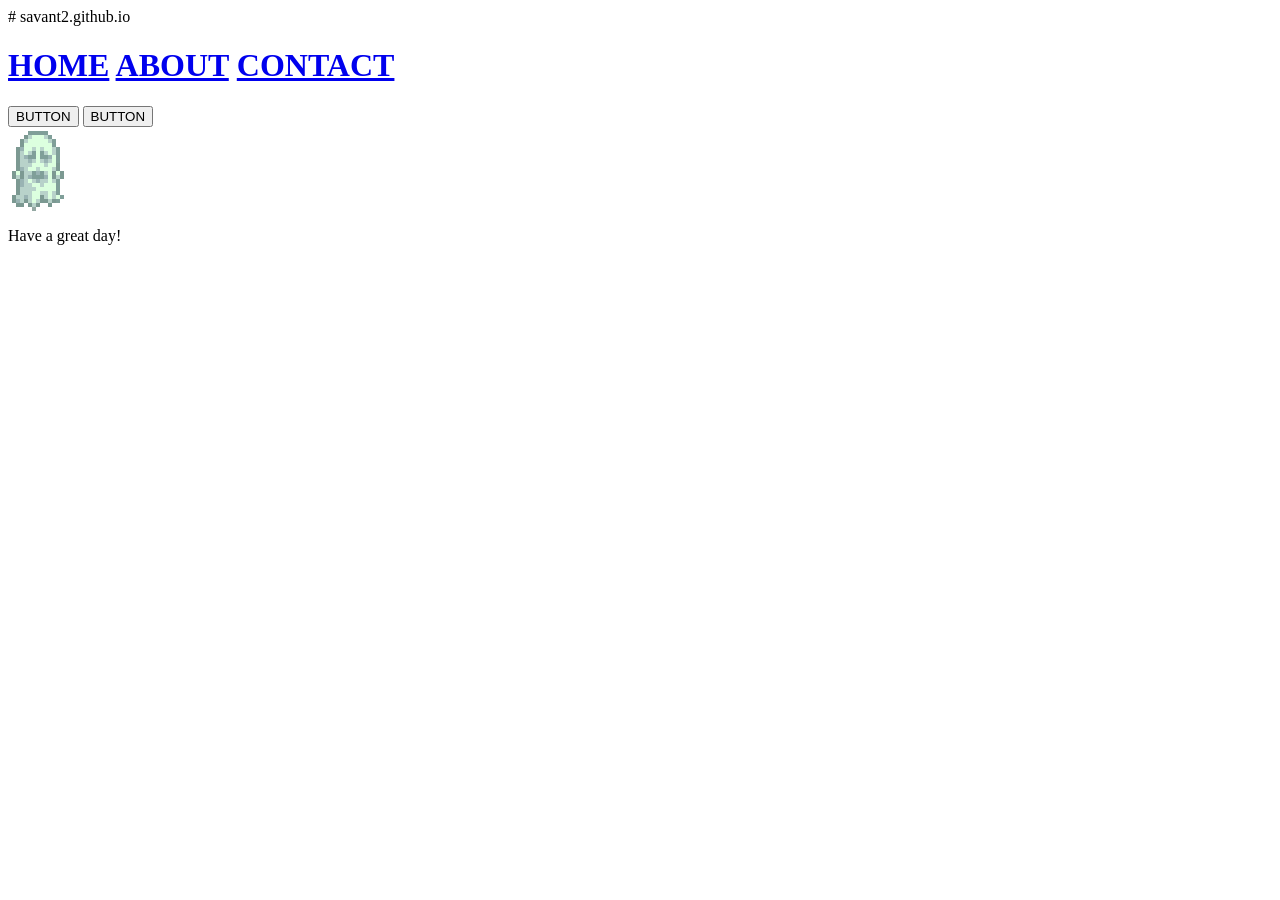
<file: Week2/index.html>
# savant2.github.io
<!DOCTYPE html>
  <head>
    <title>TITLE</title>
  </head>

  <body>
    <h1 class="menu">
      <a id="home" href="index.html">HOME</a>
      <a id="about" href="index.html">ABOUT</a>
      <a id="contact" href="index.html">CONTACT</a>
    </h1>
    <section class="buttons">
        <button id="a">BUTTON</button>
        <button id="b">BUTTON</button>
    </section>
    <footer>
      <img src=".\firstgame\assets\Ghost_Anim.gif"></img>
      <p>Have a great day!</p>
    </footer>
  </body>
</html>
</file>
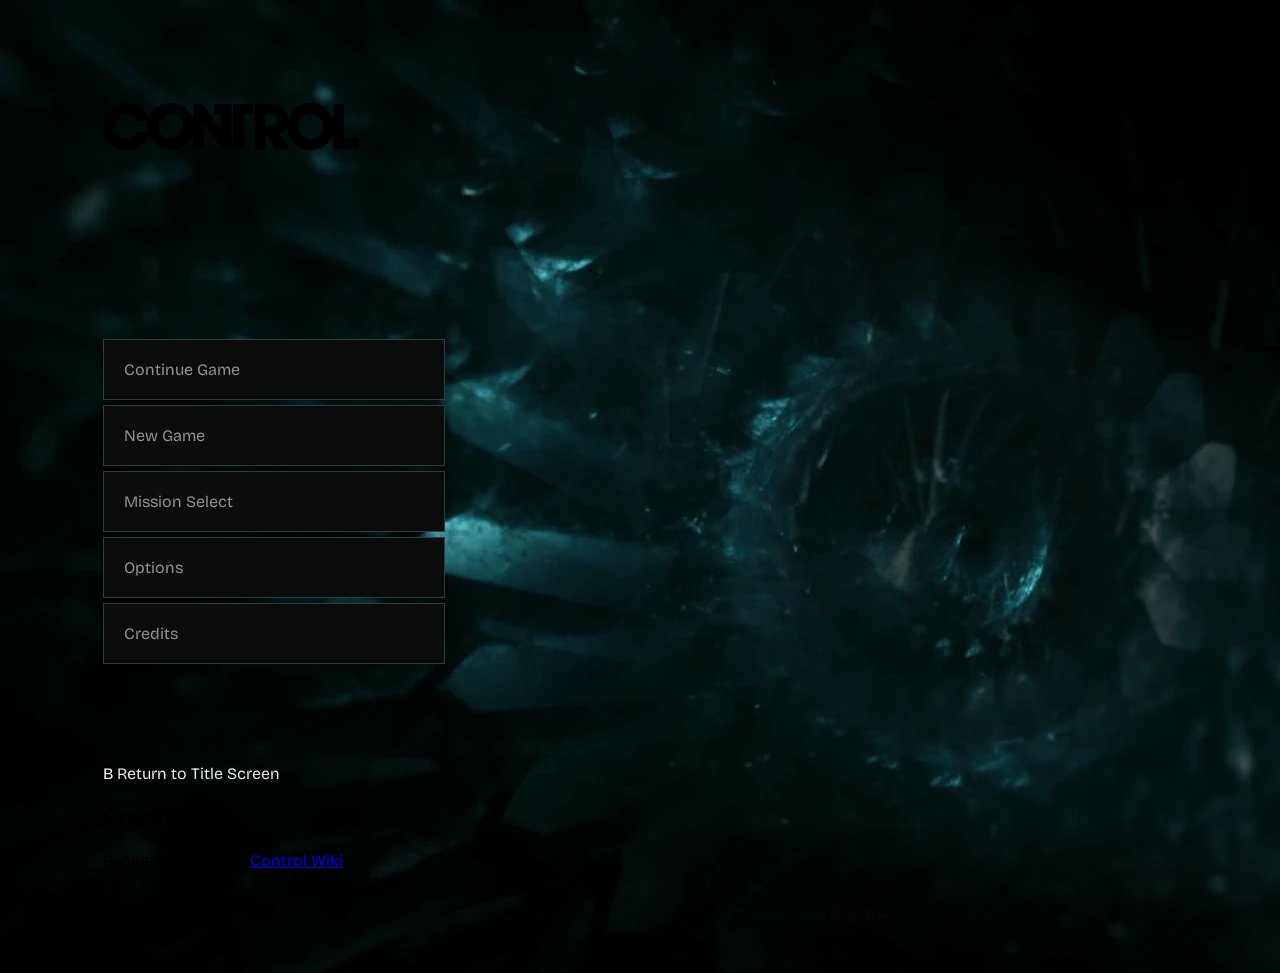
<file: Week3/index.html>
<!DOCTYPE html>
<html lang="en">
<head>
    <meta charset="UTF-8">
    <meta name="viewport" content="width=device-width, initial-scale=1.0">
    <title>CONTROL // 2019</title>
    <style>
        /*Remember: '.' for class, '#' for id*/
        @import url('https://fonts.googleapis.com/css2?family=Bricolage+Grotesque:opsz,wght@12..96,200..800&display=swap');
        * {
            --button-bg: #0b0d0c;
            --button-border: #35393a;
            --button-color: #909291;
            --button-hover: #e7e7e7;
            --control-red: rgb(182,33,33);
            font-family: "Bricolage Grotesque", sans-serif;
            font-optical-sizing: auto;

            font-variation-settings:
                "wdth" 100;
        }
        body {
            background: url('./assets/Polaris.webp');
            background-color: slategray;
            padding:95px;
            overflow: hidden;
        }
        .return {
            color: var(--button-hover);
        }
        #logo {
            margin-bottom: 185px;
        }
        #logo img {
            width: 256px;
        }
        .nav-group {
            margin-bottom: 100px;
            padding: 0px;
        }
        .nav-group li {
            background-color: var(--button-bg);
            width: 300px;
            color: var(--button-color);
            padding: 20px;
            border: var(--button-border) 1px solid;
            margin-bottom: 5px;
            list-style: none;
        }
        .nav-group li:hover {
            background-color: var(--button-hover);
            color: var(--button-bg);
        }
        #B {
            background-color: black;
            color: white;
        }
    </style>
</head>
<body>
    <header id="logo"><img src=".\assets\Control_video_game_logo.svg.png"></header>

    <nav class="nav-class">
        <ul class="nav-group">
            <li>Continue Game</li>
            <li>New Game</li>
            <li>Mission Select</li>
            <li>Options</li>
            <li>Credits</li>
        </ul>
    </nav>

        <div class="return"><span id="B">B</span> Return to Title Screen</div>
    <footer class="footer">
        <h2>Credits</h2>
        Background Image: <a href="https://control.fandom.com/wiki/Polaris">Control Wiki</a>
    </footer>

</body>
</html>
</file>
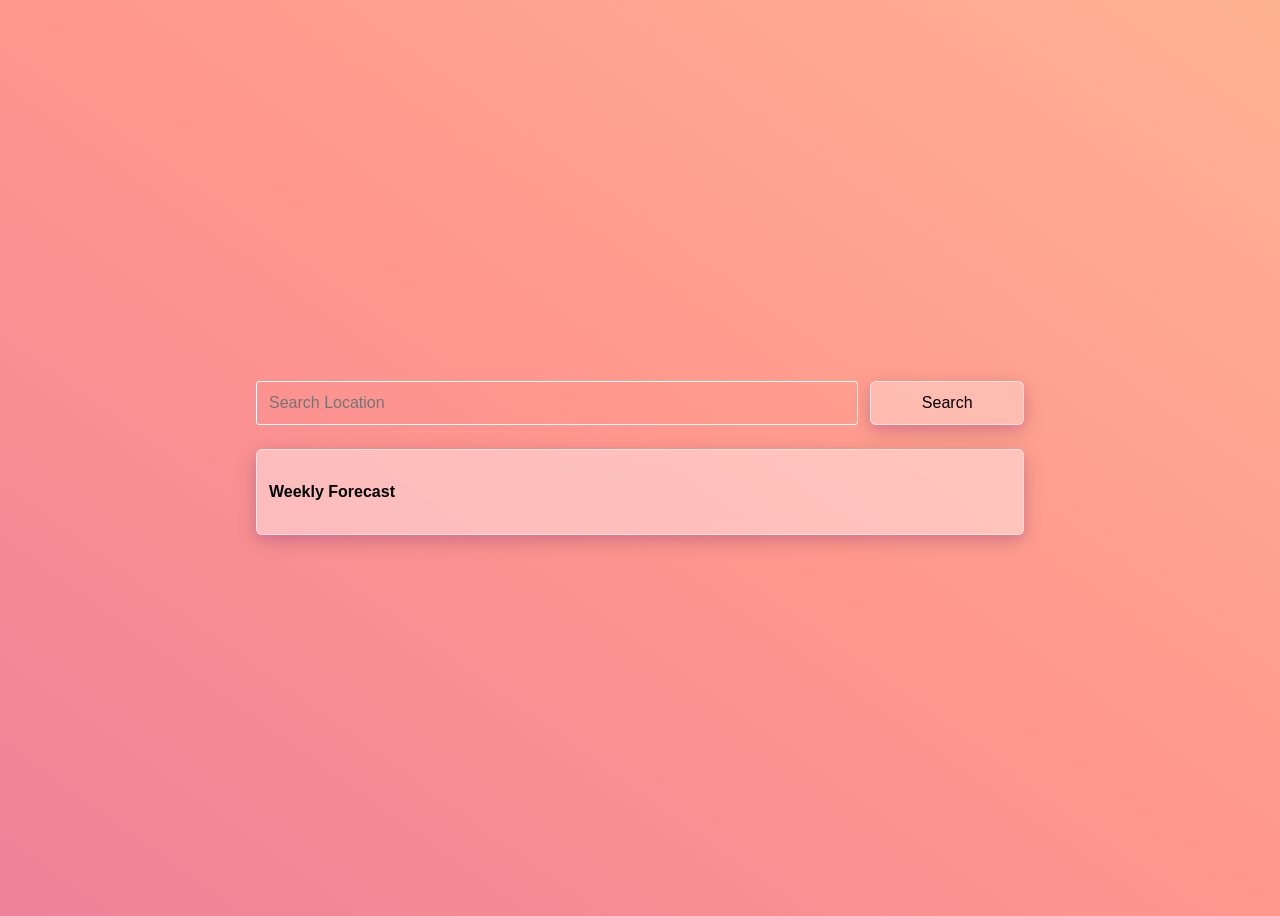
<file: Week7/index.html>
<!DOCTYPE html>
<html lang="en">

<head>
    <meta charset="UTF-8">
    <meta name="viewport" content="width=device-width, initial-scale=1.0">
    <title>Third Parties and APIs</title>
    <link href="./style.css" rel="stylesheet" />
    <script type="module" src="./script.js"></script>
</head>

<body>
    <div class="content">
        <div class="input">
            <input id="location" placeholder="Search Location" />
            <button id="search">Search</button>
        </div>
        <div class="card">
            <span id="weatherCodeNow"></span>
            <h2 id="locationName"></h2>
            <h1 id="weatherNow"></h1>
            <h4>Weekly Forecast</h4>
            <div id="highlow">
            </div>
        </div>
    </div>
</body>

</html>
</file>
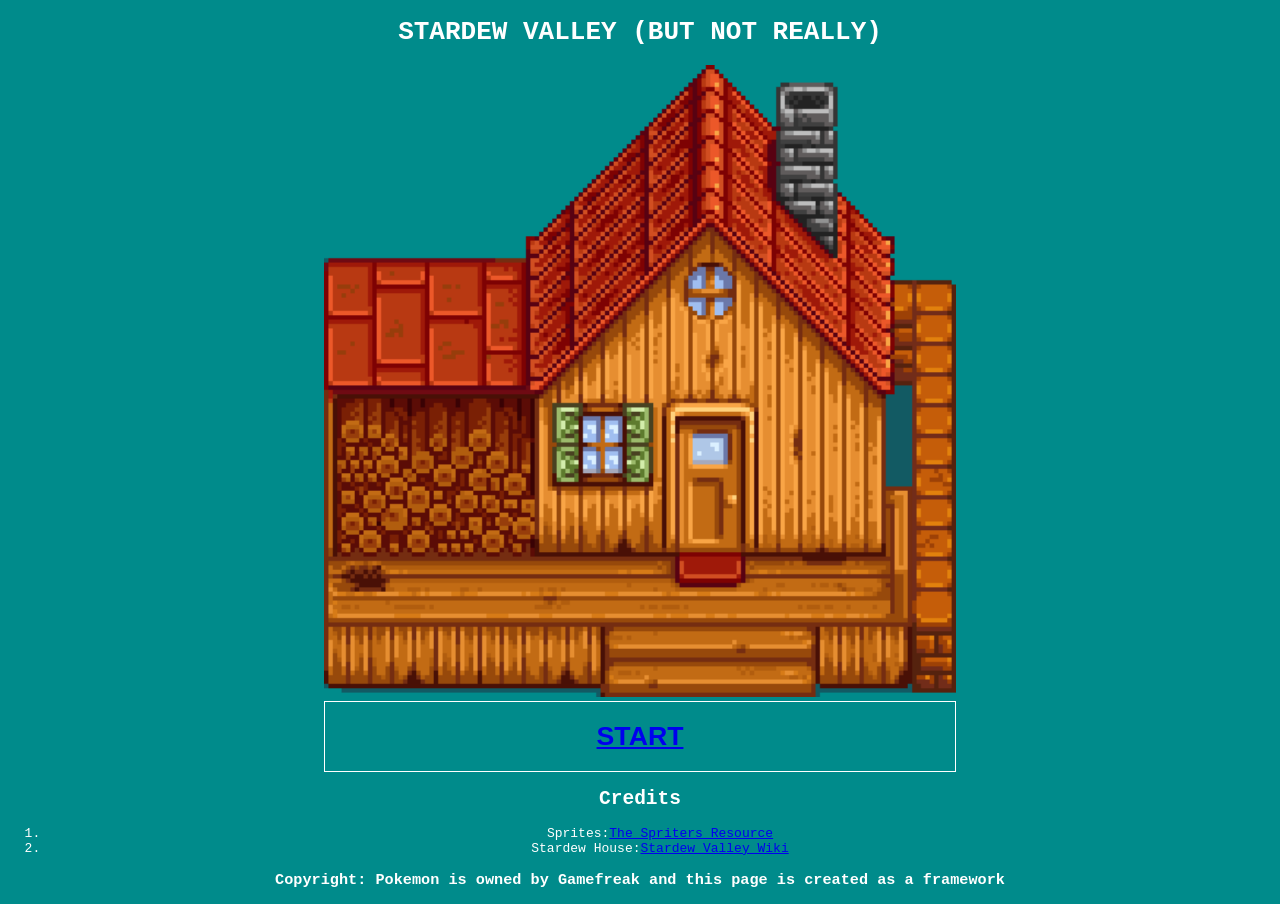
<file: Week2/firstgame/index.html>
<!DOCTYPE html>
<html>
        <head>
            <title>OUR FIRST GAME</title>
        </head>

        <body style="background-color: darkcyan; color: white; text-align: center; font-family: monospace;">
            <h1>STARDEW VALLEY (BUT NOT REALLY)</h1>

            <img src="./assets/House_(tier_1).png" aria-label="an image of your grandfather's farmhouse from Stardew Valley, tier 1" alt="Stardew Base House" style="width: 50%"></img>

            <button class="start-button" style="background-color: transparent; border: 1px solid white; width: 50%">
                <h1 style="color: white"><a href="./game.html">START</a></h1>
            </button>

            <section id="credits">
                <h2>Credits</h2>

                <ol>
                    <li>Sprites:<a href="https://www.spriters-resource.com/pc_computer/stardewvalley/">The Spriters Resource</a></li>
                    <li>Stardew House:<a href="https://stardewvalleywiki.com/Farmhouse">Stardew Valley Wiki</a></li>
                </ol>
            </section>
                <h3>Copyright: Pokemon is owned by Gamefreak and this page is created as a framework</h3>
        </body>
</html>
</file>
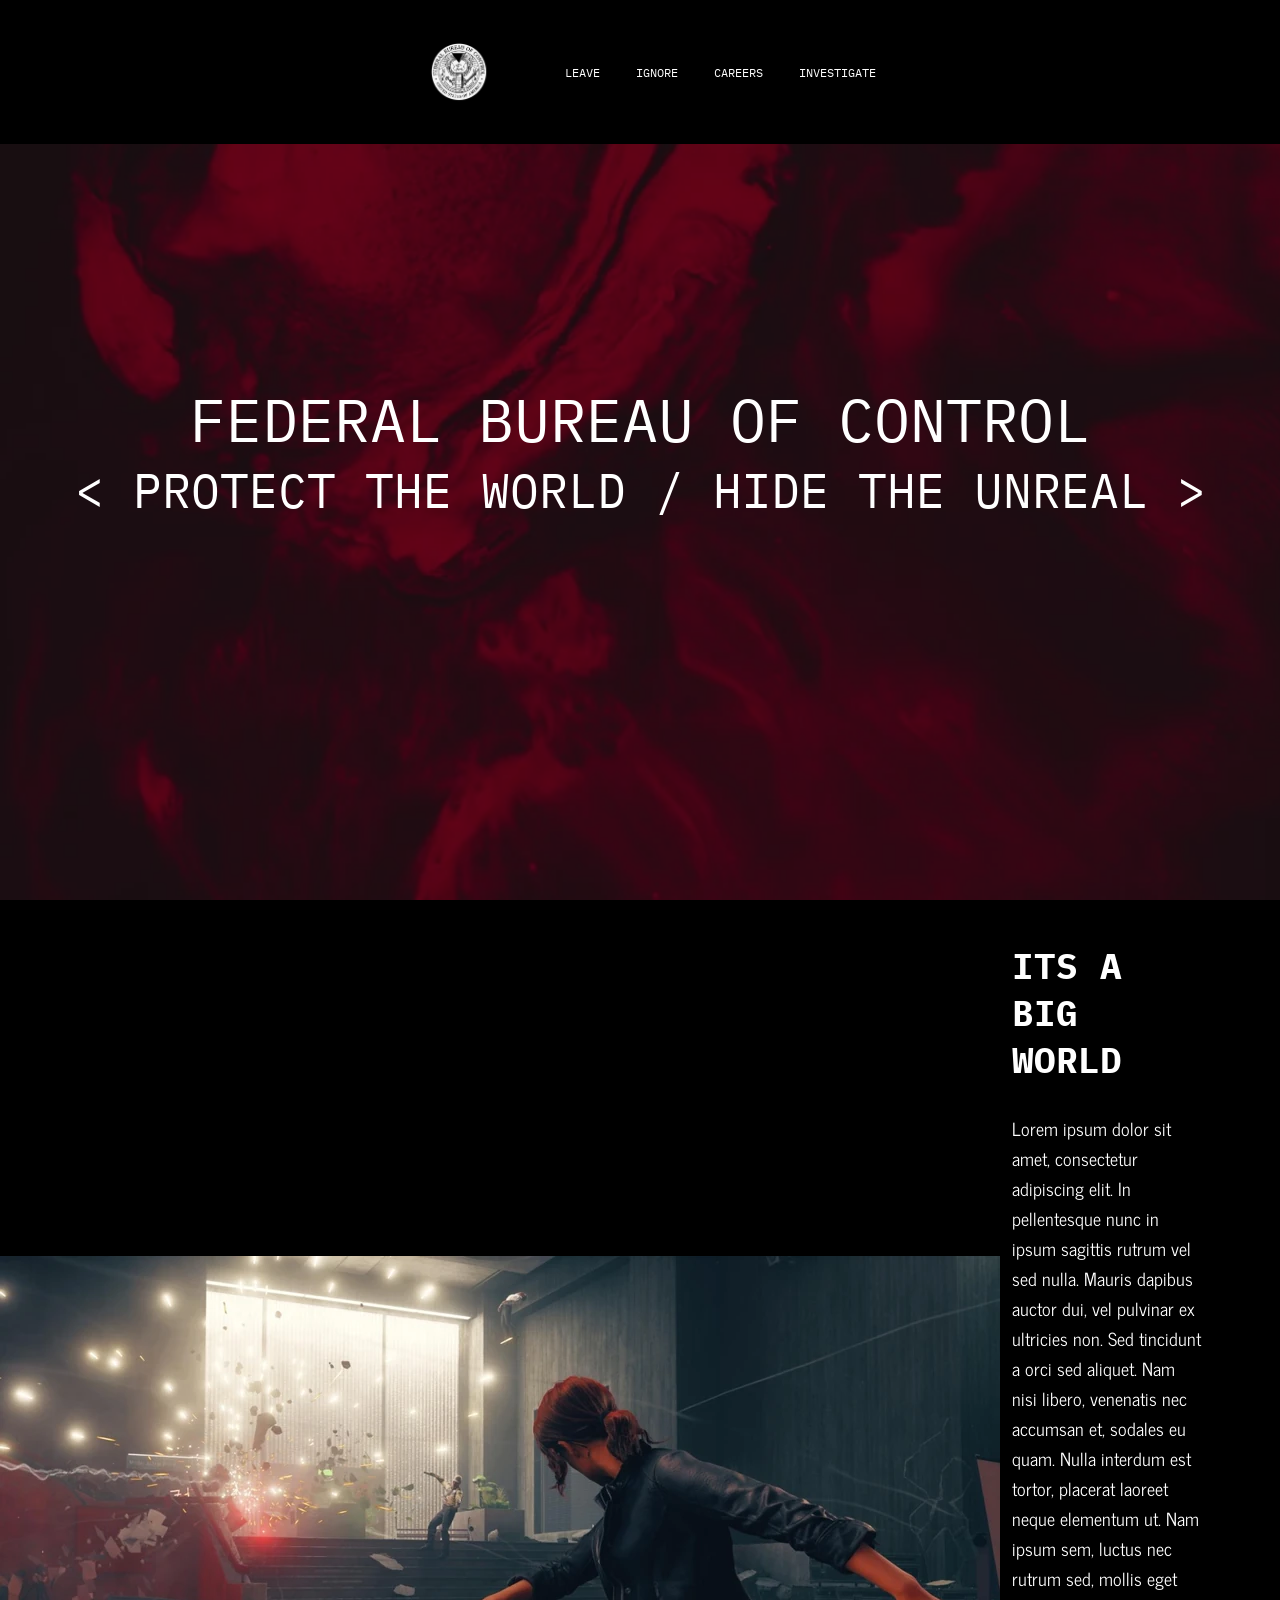
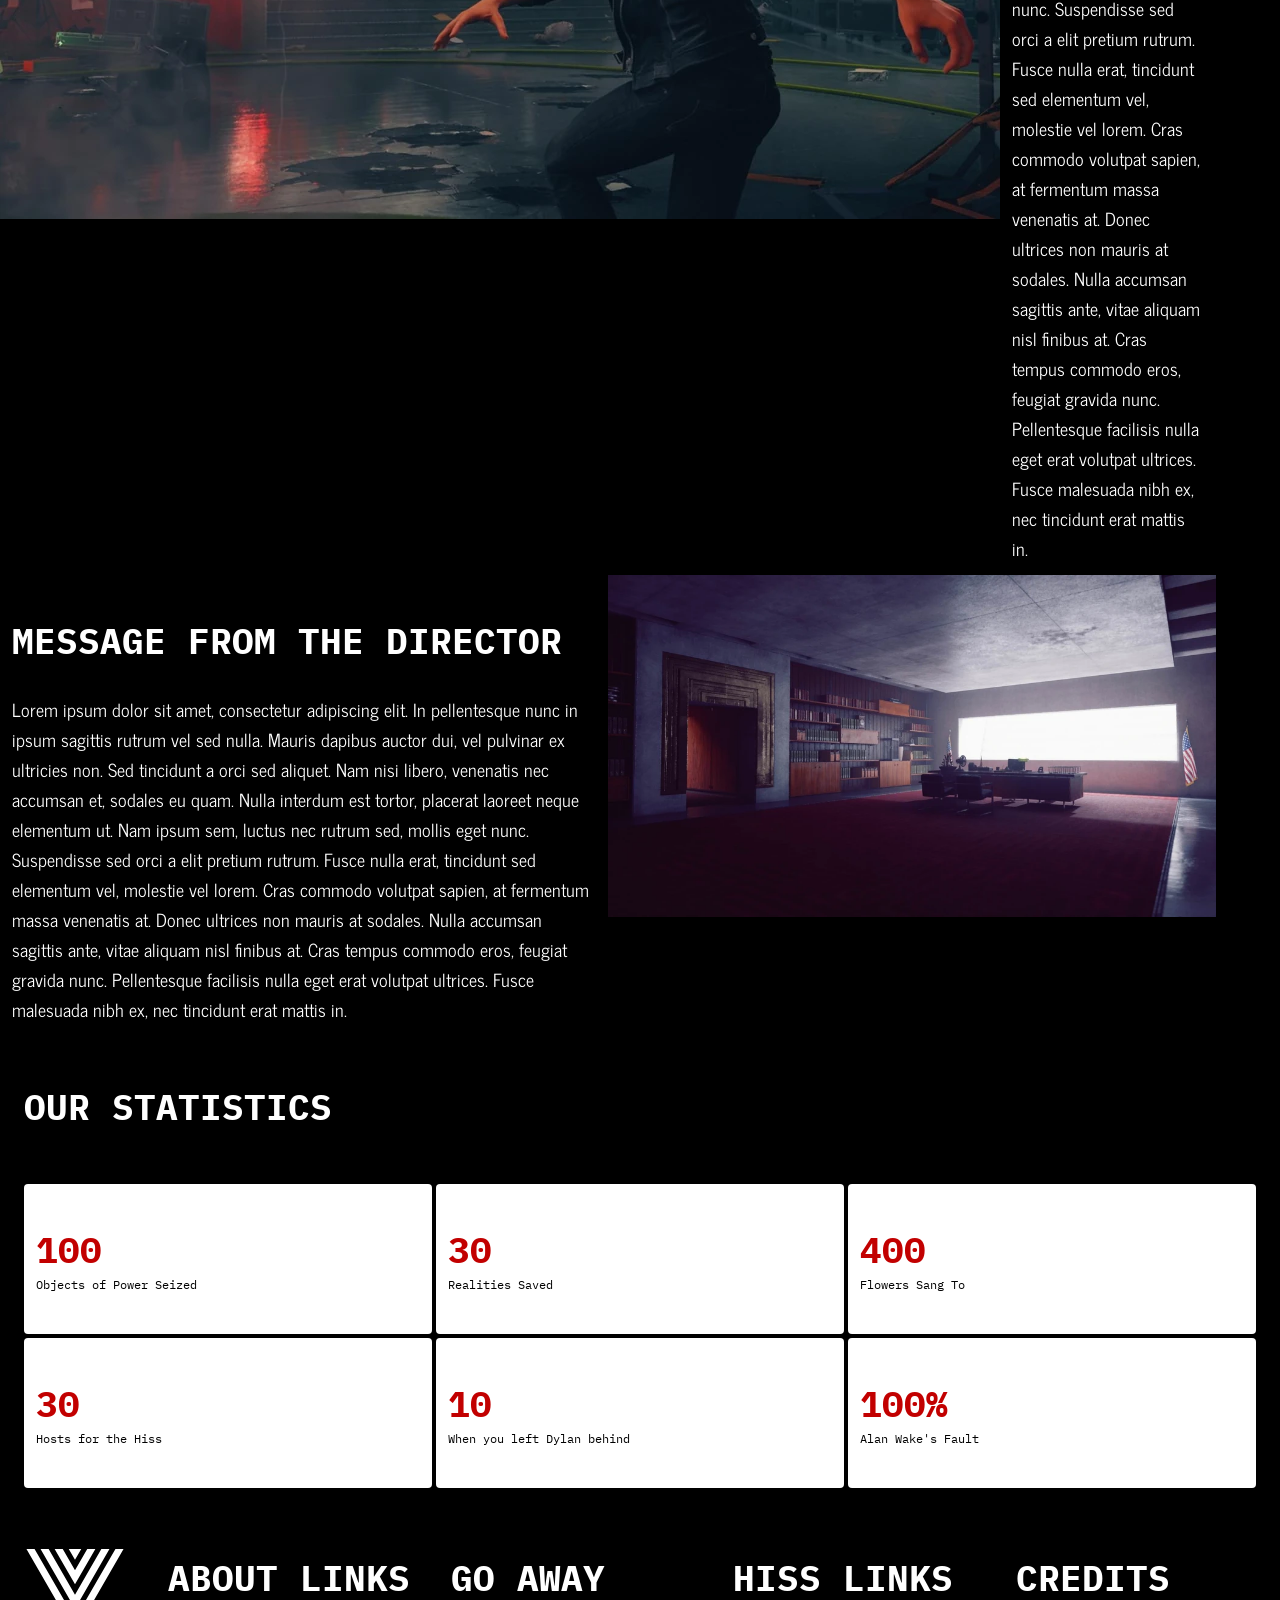
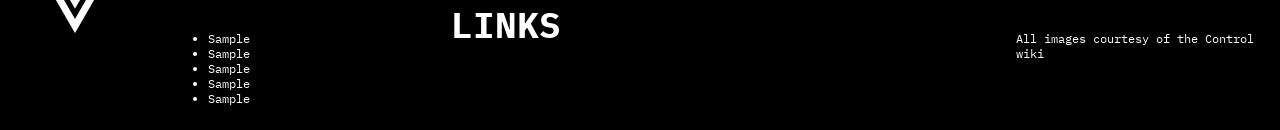
<file: Week4/followAlong/index.html>
<!DOCTYPE html>
<html lang="en">

<head>
    <meta charset="UTF-8">
    <meta name="viewport" content="width=device-width, initial-scale=1.0">
    <title>FEDERAL BUREAU OF CONTROL</title>
    <style>
        @import url('https://fonts.googleapis.com/css2?family=IBM+Plex+Mono:ital,wght@0,100;0,200;0,300;0,400;0,500;0,600;0,700;1,100;1,200;1,300;1,400;1,500;1,600;1,700&family=News+Cycle:wght@400;700&display=swap');
    </style>
    <link rel="stylesheet" href="./styles_final.css" />
</head>

<body>
    <!--NAV BAR TOP PART-->
    <nav>
        <!--LOGO THAT WE ARE GOING TO EDIT-->
        <img src="./assets/logo.webp" />
        <!--LIST OF LINKS THAT WILL BE STYLED-->
        <ul>
            <li>LEAVE</li>
            <li>IGNORE</li>
            <li>CAREERS</li>
            <li>INVESTIGATE</li>
        </ul>
    </nav>

    <!--THIS IS THE HERO IMAGE THAT YOU SEE UP TOP. THIS CONTAINER HOLDS THIS INFO-->
    <div class="hero">
        <!-- WE WILL TALK ABOUT OVERLAYING, THIS IS GOING TO CREATE THAT COOL DARKENED EFFECT-->
        <div id="overlay"></div>
        <!--OUR HEADER-->
        <header>FEDERAL BUREAU OF CONTROL</header>
        <p>
            < PROTECT THE WORLD / HIDE THE UNREAL >
        </p>
    </div>

    <!--THESE ARE JUST PLACEHOLDERS BUT WE ARE GOING TO DO A SIDE BY SIDE VIEW WITH JESSE AND THE CONTENT-->
    <div class="message">

        <img src="./assets/messageFromDirector.webp">
        <div class="contentLeft">
            <h2>ITS A BIG WORLD</h2>

            Lorem ipsum dolor sit amet, consectetur adipiscing elit. In pellentesque nunc in ipsum
            sagittis rutrum vel sed nulla.
            Mauris dapibus auctor dui, vel pulvinar ex ultricies non. Sed tincidunt a orci sed aliquet. Nam nisi libero,
            venenatis
            nec accumsan et, sodales eu quam. Nulla interdum est tortor, placerat laoreet neque elementum ut. Nam ipsum
            sem, luctus
            nec rutrum sed, mollis eget nunc. Suspendisse sed orci a elit pretium rutrum. Fusce nulla erat, tincidunt
            sed elementum
            vel, molestie vel lorem. Cras commodo volutpat sapien, at fermentum massa venenatis at. Donec ultrices non
            mauris at
            sodales. Nulla accumsan sagittis ante, vitae aliquam nisl finibus at. Cras tempus commodo eros, feugiat
            gravida nunc.
            Pellentesque facilisis nulla eget erat volutpat ultrices. Fusce malesuada nibh ex, nec tincidunt erat mattis
            in.
        </div>
    </div>

    <!--SAME THING AS ABOVE.-->
    <div class="director">

        <div class="contentRight">
            <h2>MESSAGE FROM THE DIRECTOR</h2>
            <p>Lorem ipsum dolor sit amet, consectetur adipiscing elit. In pellentesque nunc in ipsum
                sagittis rutrum vel sed nulla.
                Mauris dapibus auctor dui, vel pulvinar ex ultricies non. Sed tincidunt a orci sed aliquet. Nam nisi
                libero,
                venenatis
                nec accumsan et, sodales eu quam. Nulla interdum est tortor, placerat laoreet neque elementum ut. Nam
                ipsum
                sem,
                luctus
                nec rutrum sed, mollis eget nunc. Suspendisse sed orci a elit pretium rutrum. Fusce nulla erat,
                tincidunt
                sed
                elementum
                vel, molestie vel lorem. Cras commodo volutpat sapien, at fermentum massa venenatis at. Donec ultrices
                non
                mauris at
                sodales. Nulla accumsan sagittis ante, vitae aliquam nisl finibus at. Cras tempus commodo eros, feugiat
                gravida
                nunc.
                Pellentesque facilisis nulla eget erat volutpat ultrices. Fusce malesuada nibh ex, nec tincidunt erat
                mattis
                in.</p>
        </div>

        <div id="directorImage"><img src="./assets/directorOffice.webp" /></div>
    </div>

    <!--WE ARE GOING TO SHOW SOME COOL METRICS AND CARDS IN A ROW. HINT HINT HINT HINT THIS IS HOW TO DO YOUR HOMEWORK-->
    <h2 id="stats">OUR STATISTICS</h2>
    <div class="dashboard">
        <div>
            <h2>100</h2>
            Objects of Power Seized
        </div>
        <div>
            <h2>30</h2>
            Realities Saved
        </div>
        <div>
            <h2>400</h2>
            Flowers Sang To
        </div>
        <div>
            <h2>30</h2>
            Hosts for the Hiss
        </div>
        <div>
            <h2>10</h2>
            When you left Dylan behind
        </div>
        <div>
            <h2>100%</h2>
            Alan Wake's Fault
        </div>
    </div>
    <!--FOOTER WITH COLUMNS AND CREDITS FOR OUR SOURCES-->
    <footer>
        <div><img src="./assets/board.svg" /></div>
        <div>
            <h2>ABOUT LINKS</h2>
            <ul>
                <li>Sample</li>
                <li>Sample</li>

                <li>Sample</li>

                <li>Sample</li>

                <li>Sample</li>

            </ul>
        </div>
        <div>
            <h2>GO AWAY LINKS</h2>
        </div>
        <div>
            <h2>HISS LINKS</h2>
        </div>
        <div><h2>CREDITS</h2>

            All images courtesy of the Control wiki
        </div>

    </footer>

</body>

</html>
</file>
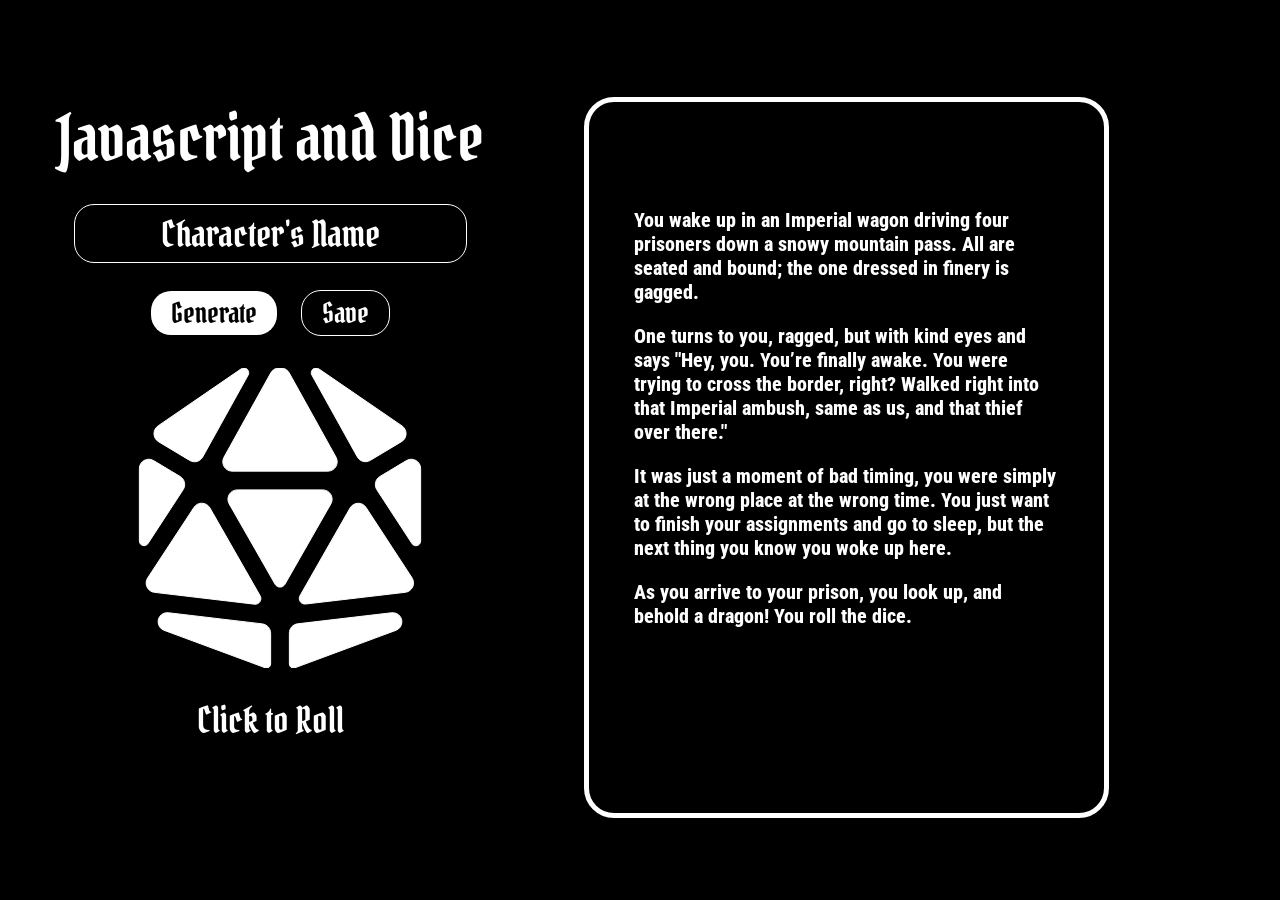
<file: Week6/Dice/index.html>
<!DOCTYPE html>
<html>

<head>
    <meta charset="UTF-8" />
    <title>Javascript and Dice</title>
    <!--https://www.w3schools.com/html/html_favicon.asp favicons-->
    <link rel="icon" type="image/x-icon" href="./Vector.svg">
    <link rel="preconnect" href="https://fonts.googleapis.com">
    <link rel="preconnect" href="https://fonts.gstatic.com" crossorigin>
    <link
        href="https://fonts.googleapis.com/css2?family=Pirata+One&family=Roboto+Condensed:ital,wght@0,100..900;1,100..900&display=swap"
        rel="stylesheet">
    <link href="./style.css" rel="stylesheet">


</head>

<body>

    <!--container div-->
    <div class="container">

        <!--user input and dice roll (interactivity)-->

        <div class="interactivity">
            <header>
                <h1>Javascript and Dice</h1>
            </header>

            <form id="character-name">
                <input id="username" type="text" value="Character's Name" onclick="inputName(this)"/>
            </form>
            <div id="buttonGroup">
                <button id="generate" onclick="generateName()">Generate</button>
                <button id="save" onclick="saveName()">Save</button>
            </div>

            <section id="diceRolls">
                <div id="d20">
                    <!--used actual svg code versus the image svg for some functionality later-->
                    <svg width="300" height="300" viewBox="0 0 282 300" fill="none" xmlns="http://www.w3.org/2000/svg">
                        <path d="M19.5352 73.7109L50.707 92.4023C55.2773 95.1562 61.1367 93.5742 63.7148 88.9453L109.125 7.08984C110.883 3.92578 108.598 0 104.965 0C104.027 0 103.09 0.292969 102.27 0.820312L19.0664 57.8906C13.4414 61.7578 13.6758 70.1367 19.5352 73.6523V73.7109ZM0.375 100.605V172.969C0.375 177.656 6.46875 179.414 8.98828 175.547L44.1445 121.641C47.0742 117.187 45.668 111.211 41.0977 108.457L14.5547 92.5781C8.34375 88.8281 0.375 93.3398 0.375 100.605ZM172.875 7.08984L218.344 88.8867C220.922 93.5156 226.84 95.0976 231.352 92.3437L262.523 73.6523C268.383 70.1367 268.617 61.7578 262.992 57.8906L179.73 0.820312C178.91 0.292969 177.973 0 177.035 0C173.402 0 171.117 3.92578 172.875 7.08984ZM281.625 100.605C281.625 93.3398 273.656 88.8281 267.445 92.5781L240.902 108.516C236.332 111.27 234.984 117.246 237.855 121.699L273.012 175.605C275.531 179.531 281.625 177.715 281.625 173.027V100.664V100.605ZM252.738 244.746L158.637 255.82C153.891 256.348 150.375 260.391 150.375 265.137V296.074C150.375 298.242 152.133 300.059 154.359 300.059C154.828 300.059 155.297 300 155.766 299.824L256.957 262.324C260.531 261.035 262.875 257.637 262.875 253.828C262.875 248.379 258.129 244.16 252.738 244.805V244.746ZM127.641 300C129.809 300 131.625 298.242 131.625 296.016V265.195C131.625 260.449 128.051 256.465 123.363 255.879L29.2617 244.746C23.8711 244.102 19.125 248.32 19.125 253.77C19.125 257.578 21.4688 260.977 25.043 262.266L126.234 299.766C126.703 299.941 127.172 300 127.641 300ZM15.4336 224.355L115.57 236.191C120.141 236.719 123.422 231.797 121.137 227.812L70.9219 139.922C67.4648 133.828 58.793 133.594 54.9258 139.453L8.69531 209.883C4.88672 215.684 8.51953 223.535 15.4336 224.355ZM273.012 209.824L227.074 139.512C223.266 133.652 214.535 133.887 211.078 139.98L161.039 227.637C158.754 231.621 161.977 236.543 166.605 236.016L266.273 224.297C273.188 223.477 276.82 215.684 273.012 209.883V209.824ZM145.922 216.27L191.859 135.879C195.434 129.609 190.922 121.875 183.715 121.875H98.3438C91.1367 121.875 86.625 129.668 90.1992 135.879L136.137 216.27C138.305 220.02 143.754 220.02 145.922 216.27ZM93.1875 103.125H188.812C195.961 103.125 200.473 95.4492 197.016 89.1797L150.141 4.80469C148.5 1.81641 145.336 0 141.938 0H140.062C136.664 0 133.5 1.875 131.859 4.80469L84.9844 89.1797C81.5273 95.4492 86.0391 103.125 93.1875 103.125Z" stroke="white" stroke-width="1" fill="white" id="dice"/>
                        </svg>
                        
                    <p id="result" onclick="diceRoll(this)">Click to Roll</p>
                </div>
            </section>
        </div>

        <!--narrative div-->

        <div class="narrative">
            <h2 id="welcome"></h2>
            <section id="encounter">
                
                <p>You wake up in an Imperial wagon driving four prisoners down a snowy mountain pass. All are seated and bound; the one dressed in finery is gagged.</p>
                 
                <p>One turns to you, ragged, but with kind eyes and says "Hey, you. You’re finally awake. You were trying to cross the border, right? Walked right into that Imperial ambush, same as us, and that thief over there."</p>

                <p>It was just a moment of bad timing, you were simply at the wrong place at the wrong time. You just want to finish your assignments and go to sleep, but the next thing you know you woke up here.</p>

                <p>As you arrive to your prison, you look up, and behold a dragon! You roll the dice.</p>

            </section>

            <section id="outcome"></section>

        </div>

    </div>

    <script src="./dice-game.js"></script>

</body>

</html>
</file>
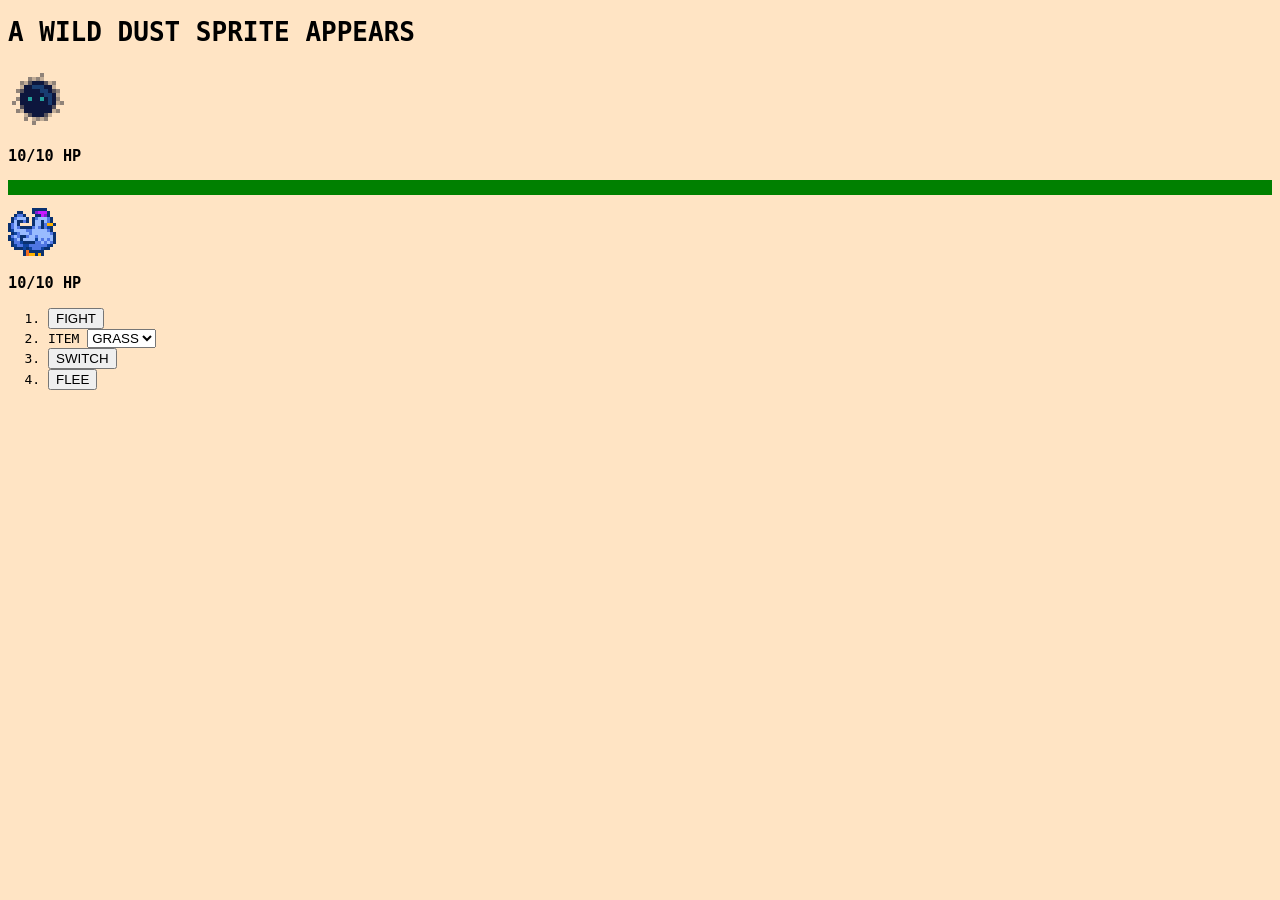
<file: Week2/firstgame/game.html>
<!DOCTYPE html>
<html>
    <head>
        <title>INTO THE MINES</title>
    </head>

    <body class="battle" style="background-color: bisque; font-family: monospace;">
        <h1 id="Dusty">A WILD DUST SPRITE APPEARS</h1>
        <section class="DustSprite">
            <img src=".\assets\Dust_Sprite.png" aria-label="an image of a Dust Sprite from Stardew Valley, tier 1" alt="Dust Sprite"></img>
            <h3>10/10 HP</h3>
        </section>
        <div style="background-color: green;"><p><p><p>&nbsp;</p></p></p></div>
        <section class="Chicken">
            <img src=".\assets\Blue_Chicken.png" aria-label="an image of a blue chicken from Stardew Valley, tier 1" alt="Blue Chicken"></img>
            <h3>10/10 HP</h3>
            <ol>
                <li><button>FIGHT</button></li>
                <li><label id="item" for="item-select">ITEM</label>
                    <select id="item-select">
                        <option value="grass">GRASS</option>
                        <option value="hay">HAY</option>
                    </select>
                </li>
                <li><button>SWITCH</button></li>
                <li><button>FLEE</button></li>
            </ol>
        </section>
    </body>
</html>
</file>
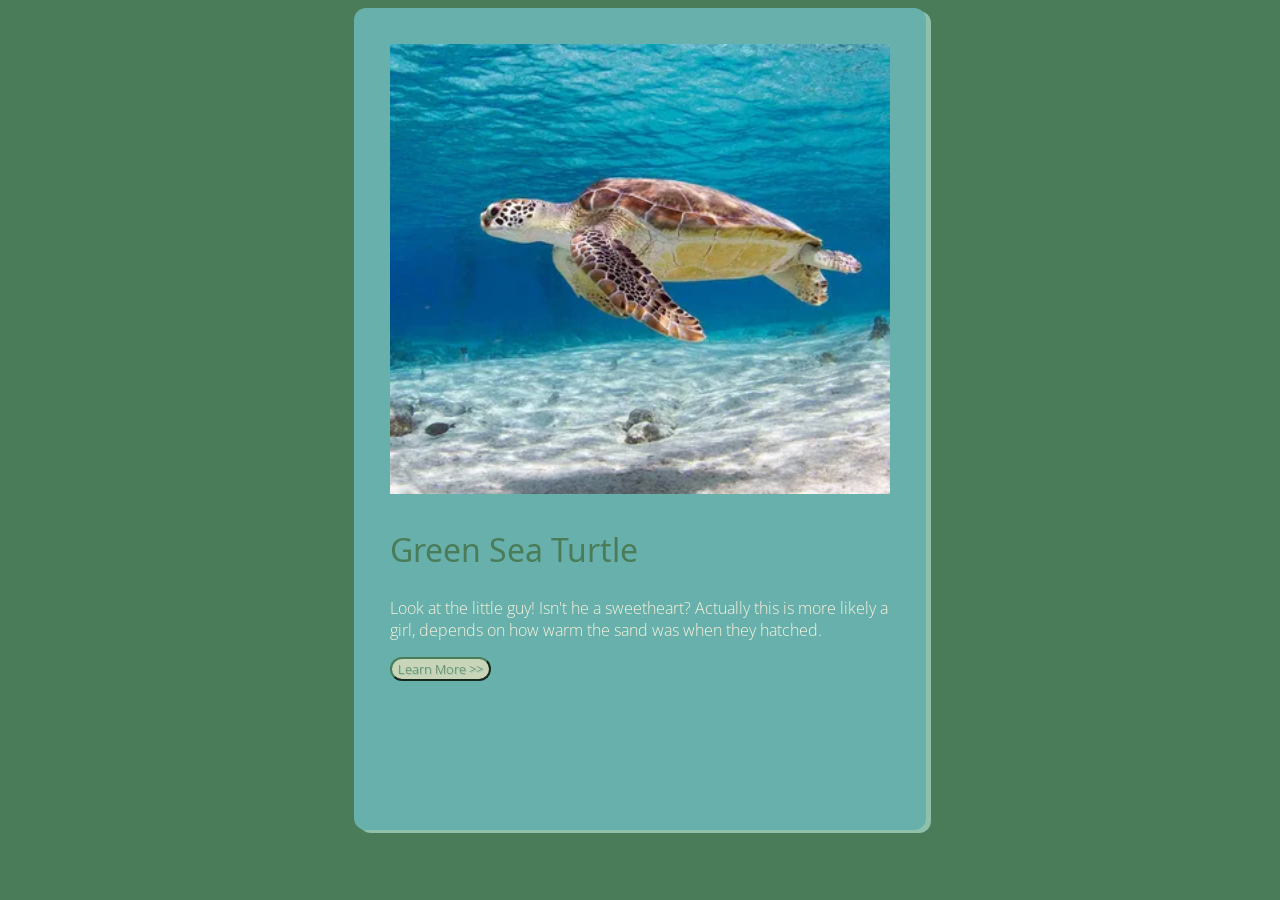
<file: Week3/CSS/csshw.html>
<!DOCTYPE html>
<html lang="en">
<head>
    <meta charset="UTF-8">
    <meta name="viewport" content="width=device-width, initial-scale=1.0">
    <title>CSS Homework</title>
    <style>
        @import url('https://fonts.googleapis.com/css2?family=Noto+Sans+Meroitic&display=swap');
        @import url('https://fonts.googleapis.com/css2?family=Open+Sans:ital,wght@0,300..800;1,300..800&display=swap');
    </style>
    <link rel="stylesheet" href="./style.css">
</head>
<body>
    <div class="card">
        <img src=".\assets\turtle.png" />
        <h1>Green Sea Turtle</h1>
        <p>Look at the little guy! Isn't he a sweetheart? Actually this is more likely a girl, depends on how warm the sand was when they hatched.</p>
        <button><a href="https://www.worldwildlife.org/species/sea-turtle/">Learn More >></a></button>
    </div>
</body>
</html>
</file>
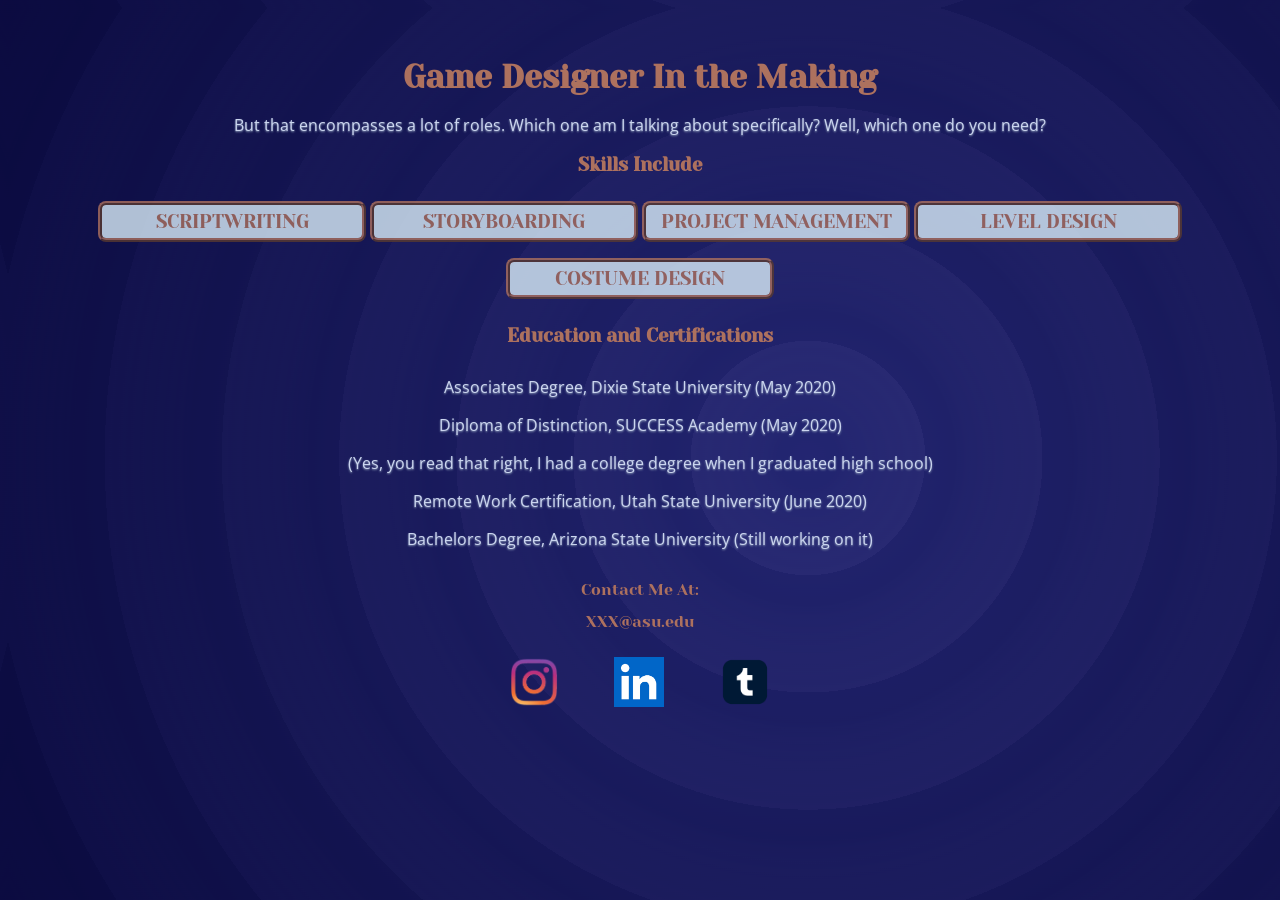
<file: Week3/portfolio/playlist.html>
<!DOCTYPE html>
<html lang="en">
<head>
    <meta charset="UTF-8">
    <meta name="viewport" content="width=device-width, initial-scale=1.0">
    <title>Samantha Avant — CSS Portfolio</title>
    <style>
        @import url('https://fonts.googleapis.com/css2?family=Open+Sans:ital,wght@0,300..800;1,300..800&family=Yeseva+One&display=swap');
    </style>
    <link rel="stylesheet" href="./style.css">
</head>
<body>
    <h1>Game Designer In the Making</h1>
    <p class="intro">But that encompasses a lot of roles. Which one am I talking about specifically? Well, which one do you need?</p>
    <h3>Skills Include</h3>
    <div class="cards">
        <div id="Script">Scriptwriting</div>
        <div id="Story">Storyboarding</div>
        <div id="Project">Project Management</div>
        <div id="Level">Level Design</div>
        <div id="Costume">Costume Design</div>
    </div>
    <h3>Education and Certifications</h3>
    <ul class="edu">
        <li id="ad">Associates Degree, Dixie State University (May 2020)</li>
        <li id="dd">Diploma of Distinction, SUCCESS Academy (May 2020)</li>
        <li id="yep">(Yes, you read that right, I had a college degree when I graduated high school)</li>
        <li id="rwc">Remote Work Certification, Utah State University (June 2020)</li>
        <li id="bd">Bachelors Degree, Arizona State University (Still working on it)</li>
    </ul>

    <footer>
        Contact Me At:
        <p>XXX@asu.edu</p>
        <a href="https://instagram.com"><img id="instagram" src=".\assets\instagram.png" /></a>
        <a href="https://linkedin.com"><img id="linkedin" src=".\assets\linkedin.png" /></a>
        <a href="https://tumblr.com"><img id="tumblr" src=".\assets\tumblr.png" /></a>
    </footer>
</body>
</html>
</file>
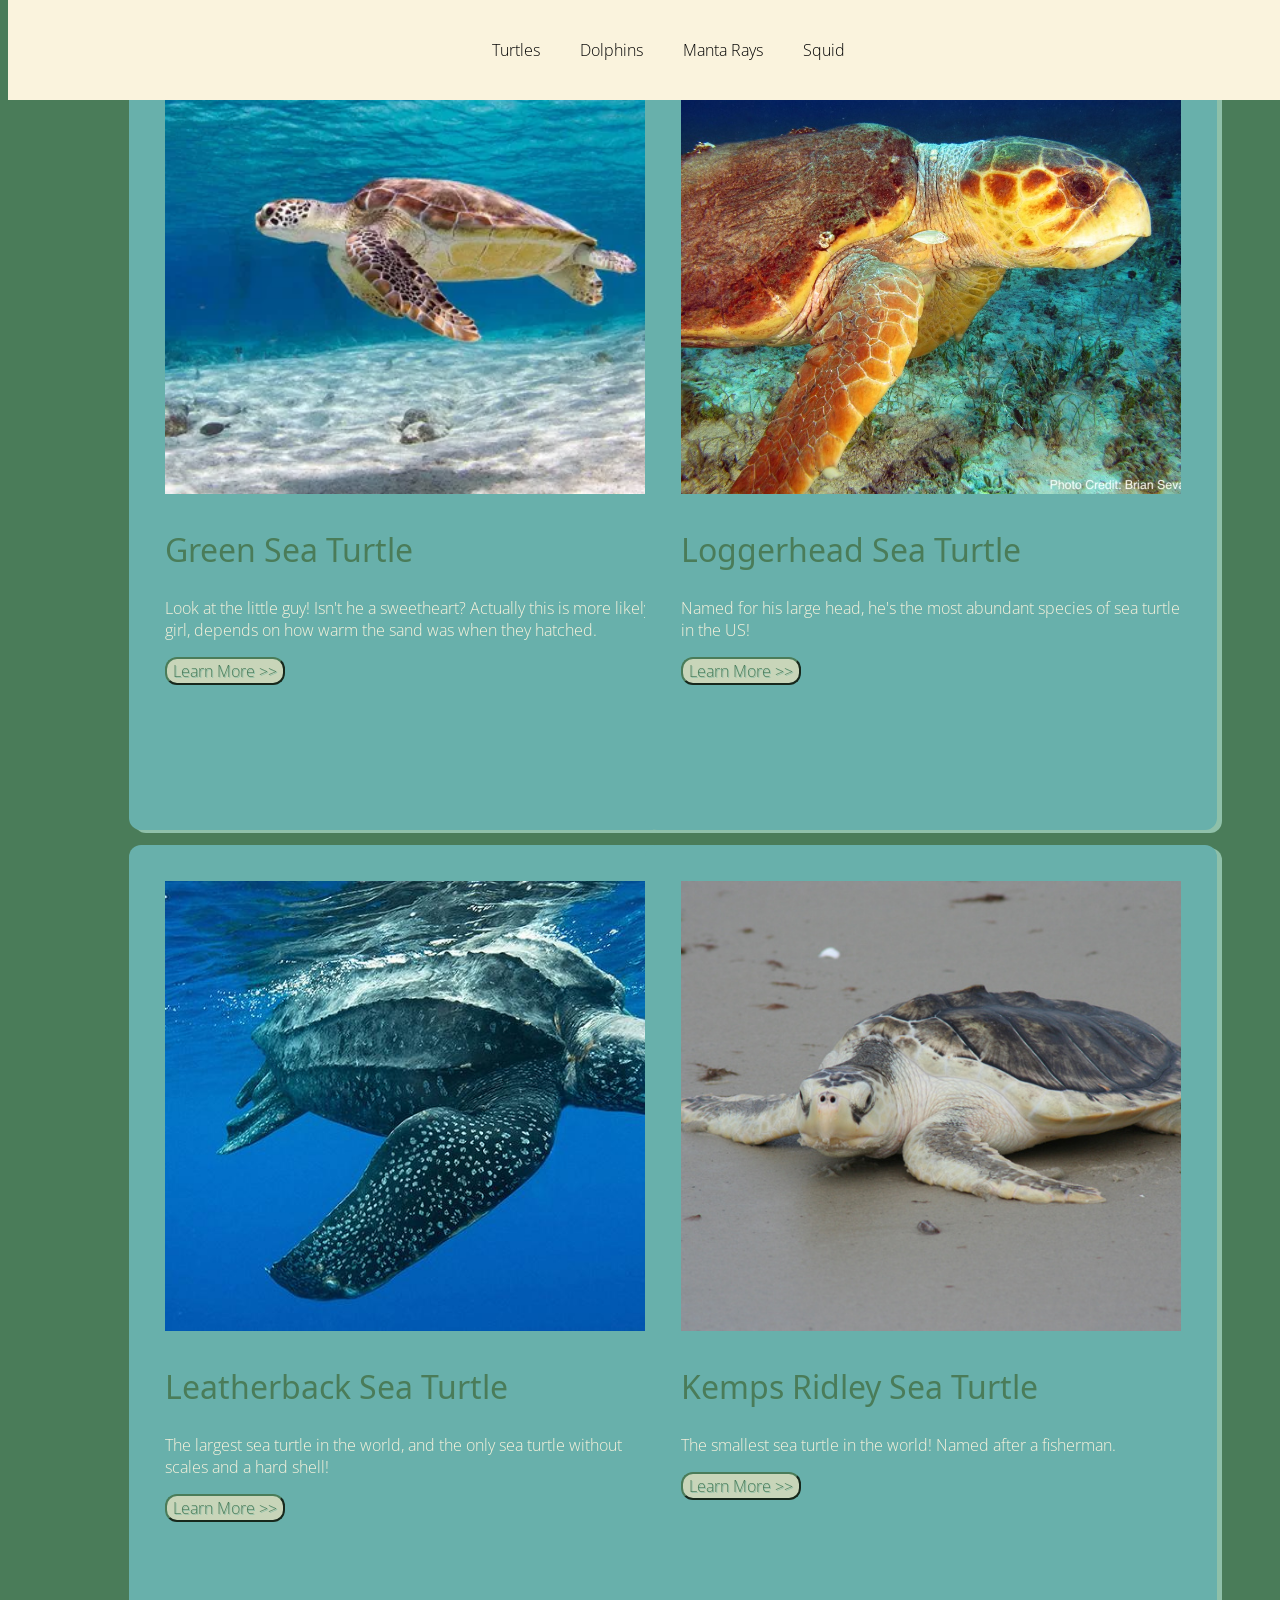
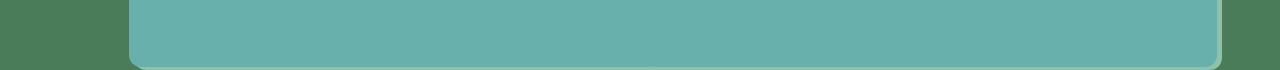
<file: Week4/CSS/csshw.html>
<!DOCTYPE html>
<html lang="en">
<head>
    <meta charset="UTF-8">
    <meta name="viewport" content="width=device-width, initial-scale=1.0">
    <title>CSS Homework</title>
    <style>
        @import url('https://fonts.googleapis.com/css2?family=Noto+Sans+Meroitic&display=swap');
        @import url('https://fonts.googleapis.com/css2?family=Open+Sans:ital,wght@0,300..800;1,300..800&display=swap');
    </style>
    <link rel="stylesheet" href="./style.css">
</head>
<body>
    <nav>
        <ul>
            <li>Turtles</li>
            <li>Dolphins</li>
            <li>Manta Rays</li>
            <li>Squid</li>
        </ul>
    </nav>
    <div class="morecards">
        <div class="card">
            <img src=".\assets\turtle.png" />
            <h1>Green Sea Turtle</h1>
            <p>Look at the little guy! Isn't he a sweetheart? Actually this is more likely a girl, depends on how warm the sand was when they hatched.</p>
            <button><a href="https://www.worldwildlife.org/species/sea-turtle/">Learn More >></a></button>
        </div>
        <div class="card">
            <img src=".\assets\loggerhead.jpg" />
            <h1>Loggerhead Sea Turtle</h1>
            <p>Named for his large head, he's the most abundant species of sea turtle in the US!</p>
            <button><a href="https://www.fisheries.noaa.gov/species/loggerhead-turtle">Learn More >></a></button>
        </div>
        <div class="card">
            <img src=".\assets\leatherback-sea-turtle.jpg" />
            <h1>Leatherback Sea Turtle</h1>
            <p>The largest sea turtle in the world, and the only sea turtle without scales and a hard shell!</p>
            <button><a href="https://www.fisheries.noaa.gov/species/leatherback-turtle">Learn More >></a></button>
        </div>
        <div class="card">
            <img src=".\assets\kemps-ridley.jpg" />
            <h1>Kemps Ridley Sea Turtle</h1>
            <p>The smallest sea turtle in the world! Named after a fisherman.</p>
            <button><a href="https://www.fisheries.noaa.gov/species/kemps-ridley-turtle">Learn More >></a></button>
        </div>
    </div>
</body>
</html>
</file>
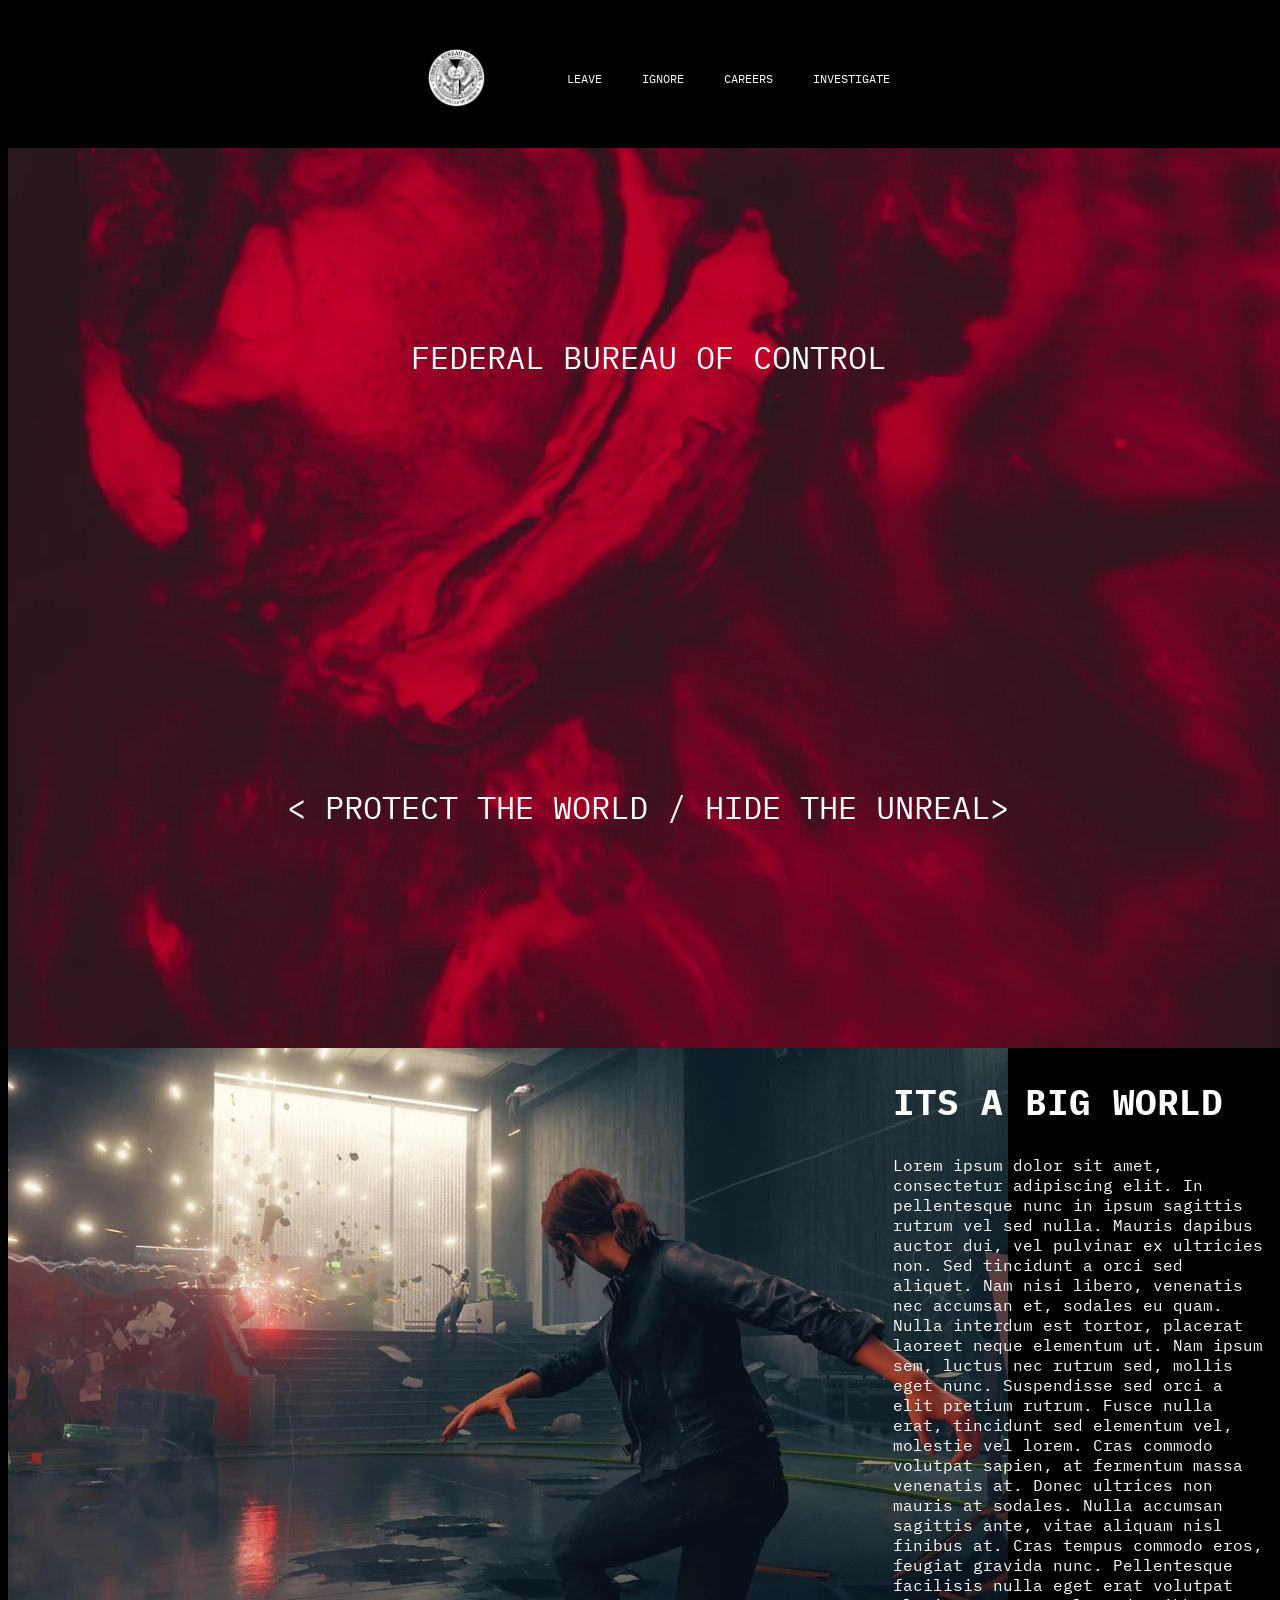
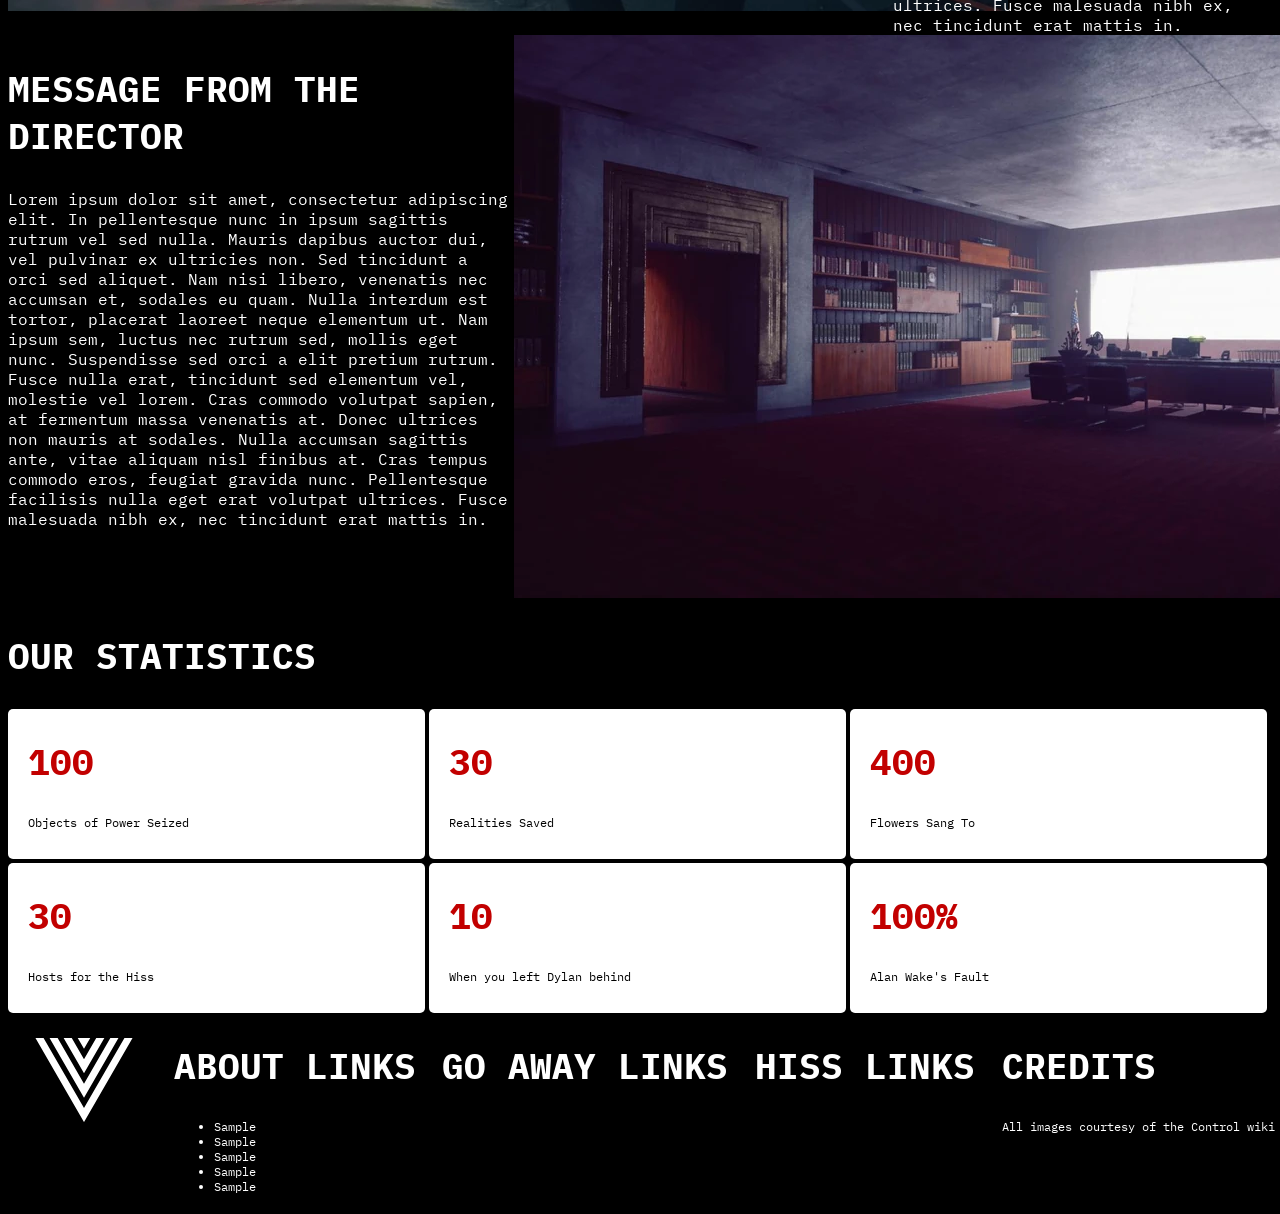
<file: Week4/followAlong/contentStarting.html>
<!DOCTYPE html>
<html lang="en">

<head>
    <meta charset="UTF-8">
    <meta name="viewport" content="width=device-width, initial-scale=1.0">
    <title>FEDERAL BUREAU OF CONTROL</title>
    <style>
        @import url('https://fonts.googleapis.com/css2?family=IBM+Plex+Mono:ital,wght@0,100;0,200;0,300;0,400;0,500;0,600;0,700;1,100;1,200;1,300;1,400;1,500;1,600;1,700&family=News+Cycle:wght@400;700&display=swap');
    </style>
    <link rel="stylesheet" href="./style.css" />
</head>

<body>
    <!--NAV BAR TOP PART-->
    <nav>
        <!--LOGO THAT WE ARE GOING TO EDIT-->
        <img src="./assets/logo.webp" />
        <!--LIST OF LINKS THAT WILL BE STYLED-->
        <ul>
            <li>LEAVE</li>
            <li>IGNORE</li>
            <li>CAREERS</li>
            <li>INVESTIGATE</li>
        </ul>
    </nav>

    <!--THIS IS THE HERO IMAGE THAT YOU SEE UP TOP. THIS CONTAINER HOLDS THIS INFO-->
    <div class="hero">
        <!-- WE WILL TALK ABOUT OVERLAYING, THIS IS GOING TO CREATE THAT COOL DARKENED EFFECT-->
        <div id="overlay"></div>
        <!--OUR HEADER-->
        <header>FEDERAL BUREAU OF CONTROL</header>
        <p id="protect">
            < PROTECT THE WORLD / HIDE THE UNREAL>
        </p>
    </div>

    <!--THESE ARE JUST PLACEHOLDERS BUT WE ARE GOING TO DO A SIDE BY SIDE VIEW WITH JESSE AND THE CONTENT-->
    <div class="message">

        <img src="./assets/messageFromDirector.webp">
        <div class="contentLeft">
            <h2>ITS A BIG WORLD</h2>

            Lorem ipsum dolor sit amet, consectetur adipiscing elit. In pellentesque nunc in ipsum
            sagittis rutrum vel sed nulla.
            Mauris dapibus auctor dui, vel pulvinar ex ultricies non. Sed tincidunt a orci sed aliquet. Nam nisi libero,
            venenatis
            nec accumsan et, sodales eu quam. Nulla interdum est tortor, placerat laoreet neque elementum ut. Nam ipsum
            sem, luctus
            nec rutrum sed, mollis eget nunc. Suspendisse sed orci a elit pretium rutrum. Fusce nulla erat, tincidunt
            sed elementum
            vel, molestie vel lorem. Cras commodo volutpat sapien, at fermentum massa venenatis at. Donec ultrices non
            mauris at
            sodales. Nulla accumsan sagittis ante, vitae aliquam nisl finibus at. Cras tempus commodo eros, feugiat
            gravida nunc.
            Pellentesque facilisis nulla eget erat volutpat ultrices. Fusce malesuada nibh ex, nec tincidunt erat mattis
            in.
        </div>
    </div>

    <!--SAME THING AS ABOVE.-->
    <div class="director">

        <div class="contentRight">
            <h2>MESSAGE FROM THE DIRECTOR</h2>
            <p>Lorem ipsum dolor sit amet, consectetur adipiscing elit. In pellentesque nunc in ipsum
                sagittis rutrum vel sed nulla.
                Mauris dapibus auctor dui, vel pulvinar ex ultricies non. Sed tincidunt a orci sed aliquet. Nam nisi
                libero,
                venenatis
                nec accumsan et, sodales eu quam. Nulla interdum est tortor, placerat laoreet neque elementum ut. Nam
                ipsum
                sem,
                luctus
                nec rutrum sed, mollis eget nunc. Suspendisse sed orci a elit pretium rutrum. Fusce nulla erat,
                tincidunt
                sed
                elementum
                vel, molestie vel lorem. Cras commodo volutpat sapien, at fermentum massa venenatis at. Donec ultrices
                non
                mauris at
                sodales. Nulla accumsan sagittis ante, vitae aliquam nisl finibus at. Cras tempus commodo eros, feugiat
                gravida
                nunc.
                Pellentesque facilisis nulla eget erat volutpat ultrices. Fusce malesuada nibh ex, nec tincidunt erat
                mattis
                in.</p>
        </div>

        <div id="directorImage"><img src="./assets/directorOffice.webp" /></div>
    </div>

    <!--WE ARE GOING TO SHOW SOME COOL METRICS AND CARDS IN A ROW. HINT HINT HINT HINT THIS IS HOW TO DO YOUR HOMEWORK-->
    <h2 id="stats">OUR STATISTICS</h2>
    <div class="dashboard">
        <div>
            <h2>100</h2>
            Objects of Power Seized
        </div>
        <div>
            <h2>30</h2>
            Realities Saved
        </div>
        <div>
            <h2>400</h2>
            Flowers Sang To
        </div>
        <div>
            <h2>30</h2>
            Hosts for the Hiss
        </div>
        <div>
            <h2>10</h2>
            When you left Dylan behind
        </div>
        <div>
            <h2>100%</h2>
            Alan Wake's Fault
        </div>
    </div>
    <!--FOOTER WITH COLUMNS AND CREDITS FOR OUR SOURCES-->
    <footer>
        <div><img class="boardlogo" src="./assets/board.svg" /></div>
        <div  id="about">
            <h2>ABOUT LINKS</h2>
            <ul>
                <li>Sample</li>
                <li>Sample</li>

                <li>Sample</li>

                <li>Sample</li>

                <li>Sample</li>

            </ul>
        </div>
        <div>
            <h2>GO AWAY LINKS</h2>
        </div>
        <div>
            <h2>HISS LINKS</h2>
        </div>
        <div id="credit">
            <h2>CREDITS</h2>

            All images courtesy of the Control wiki
        </div>

    </footer>

</body>

</html>
</file>
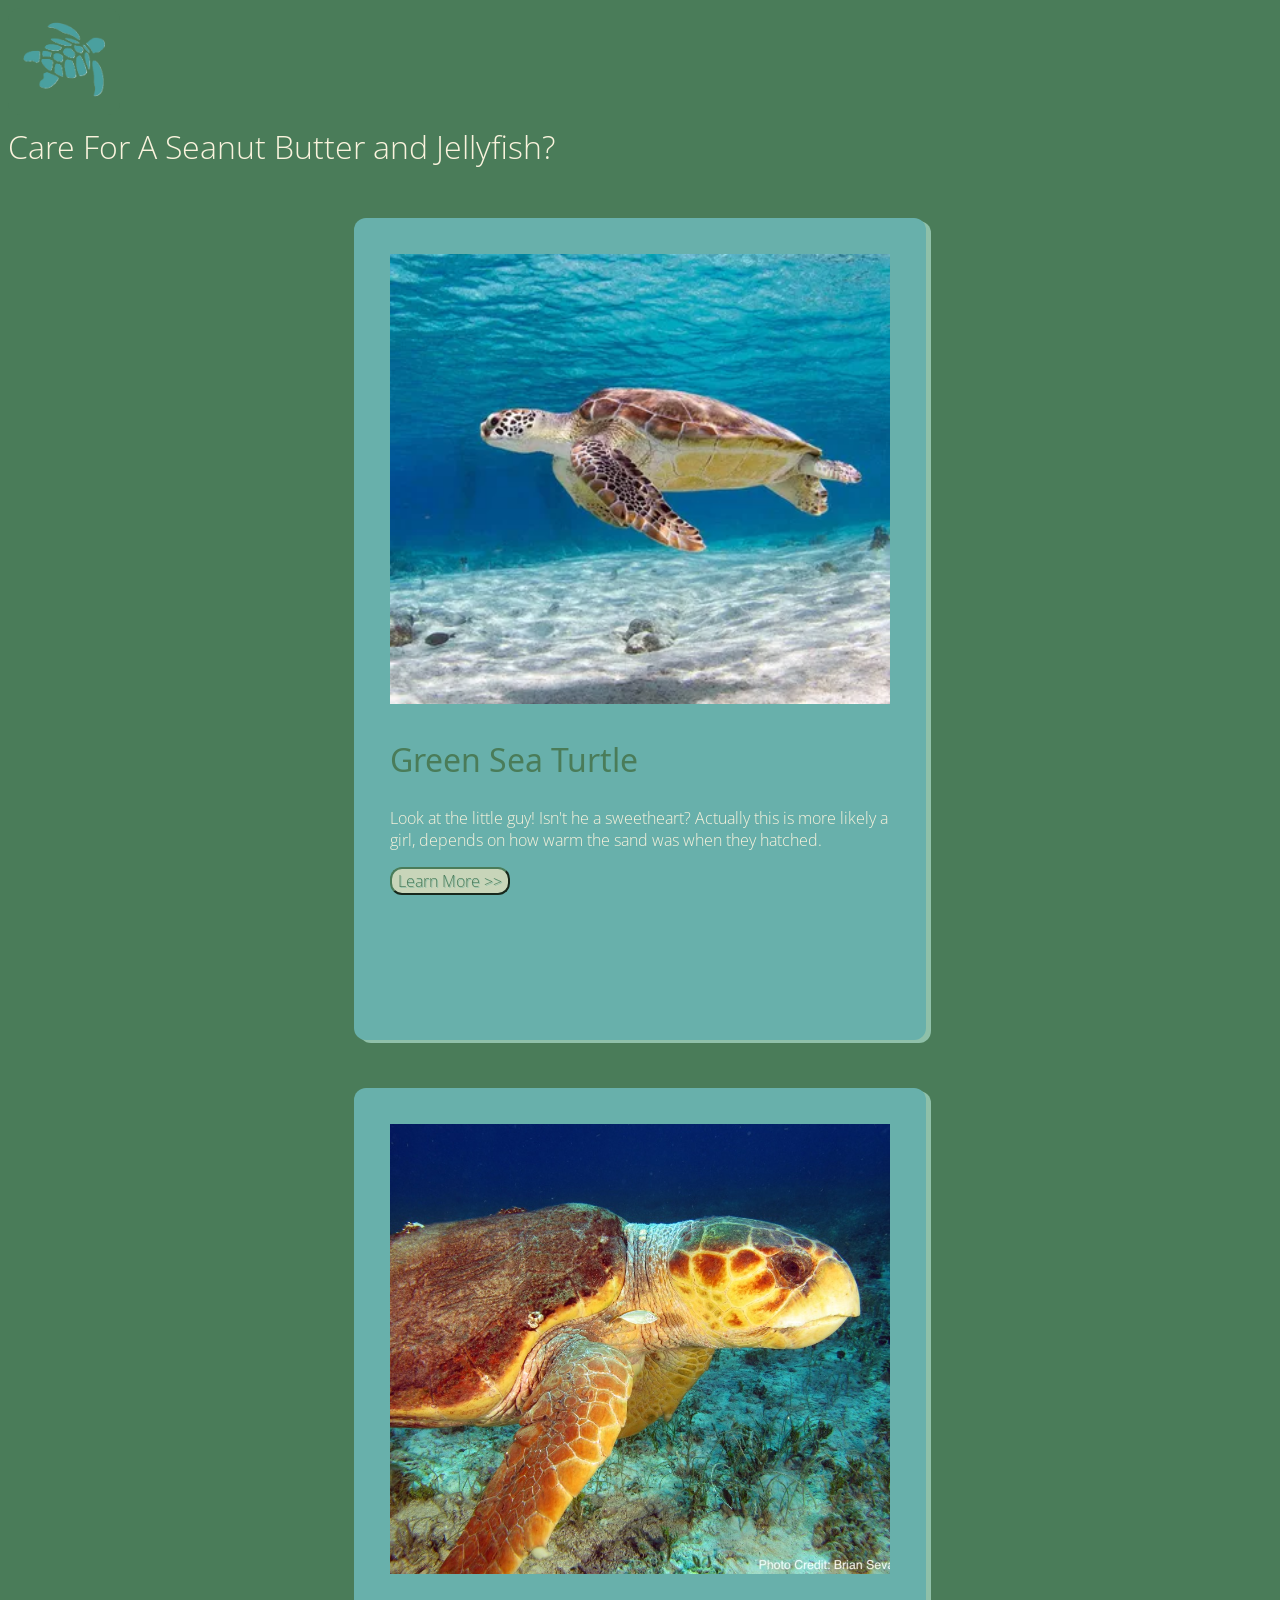
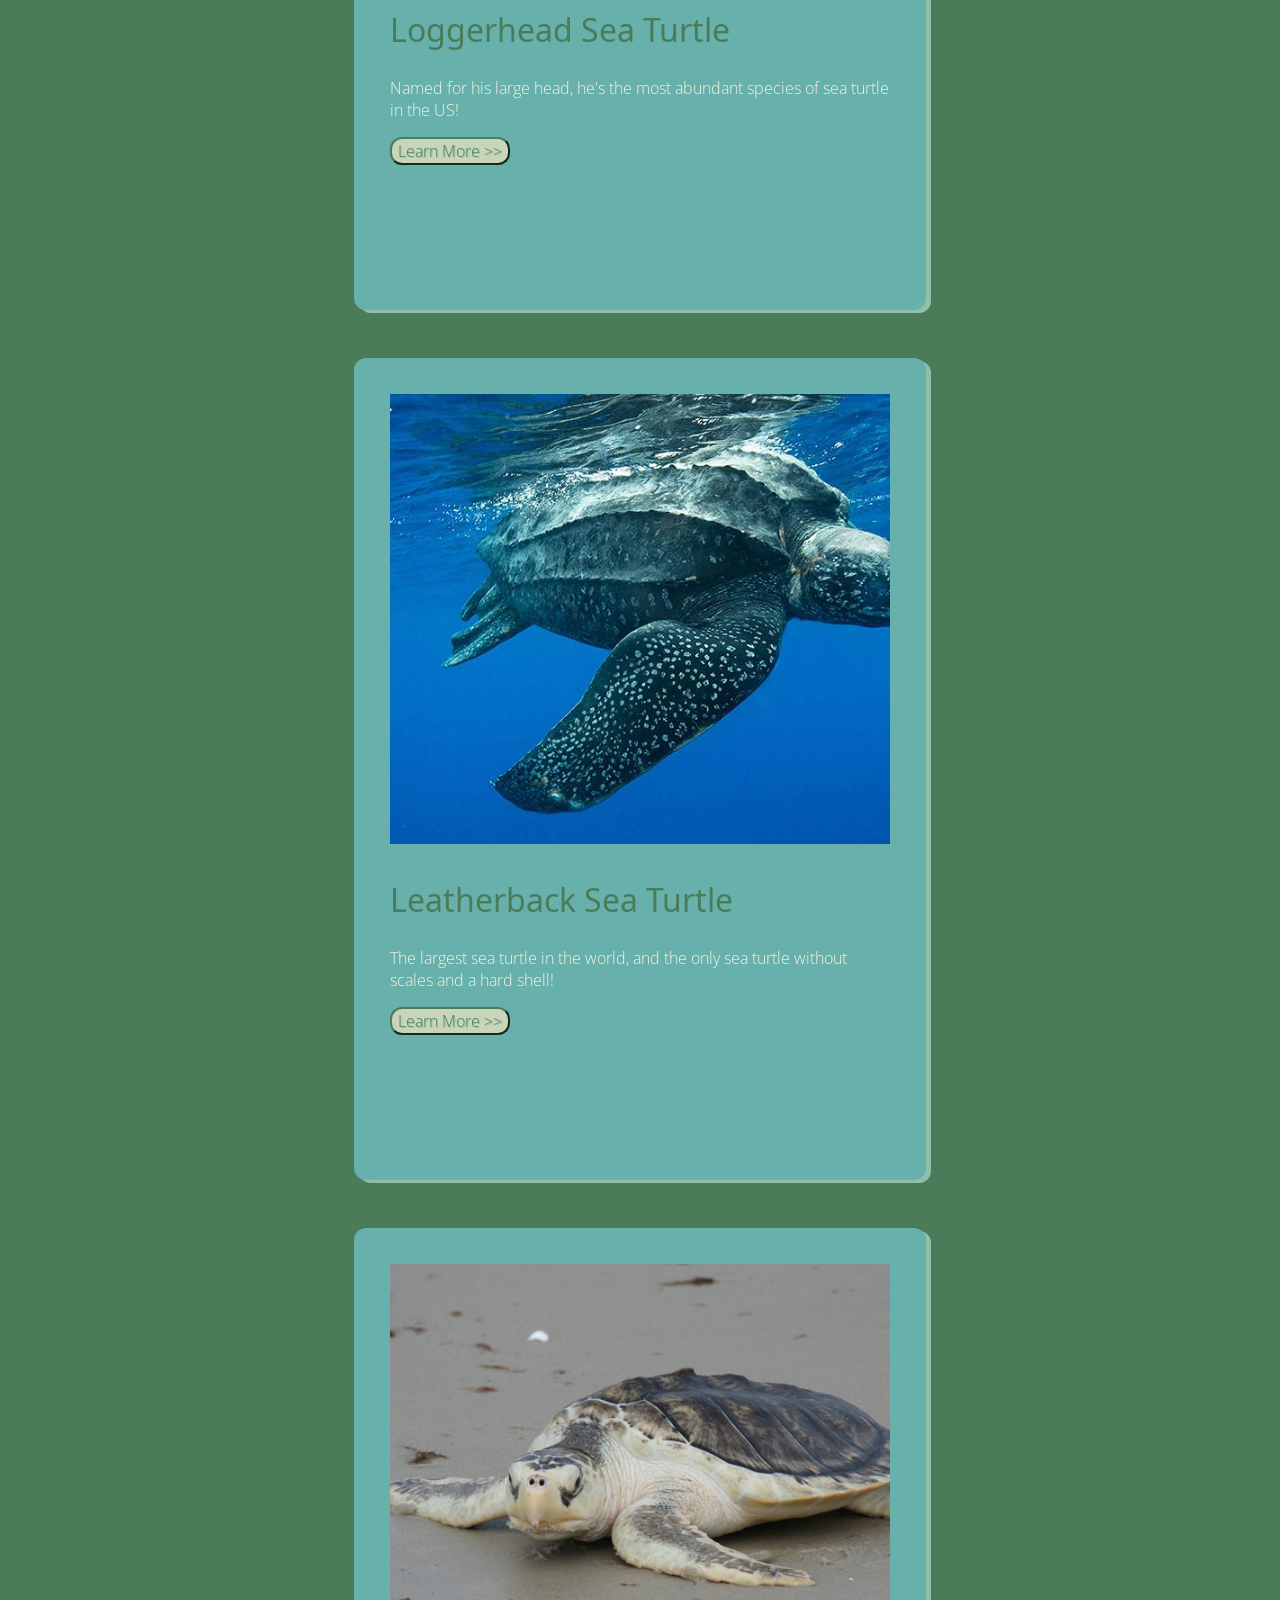
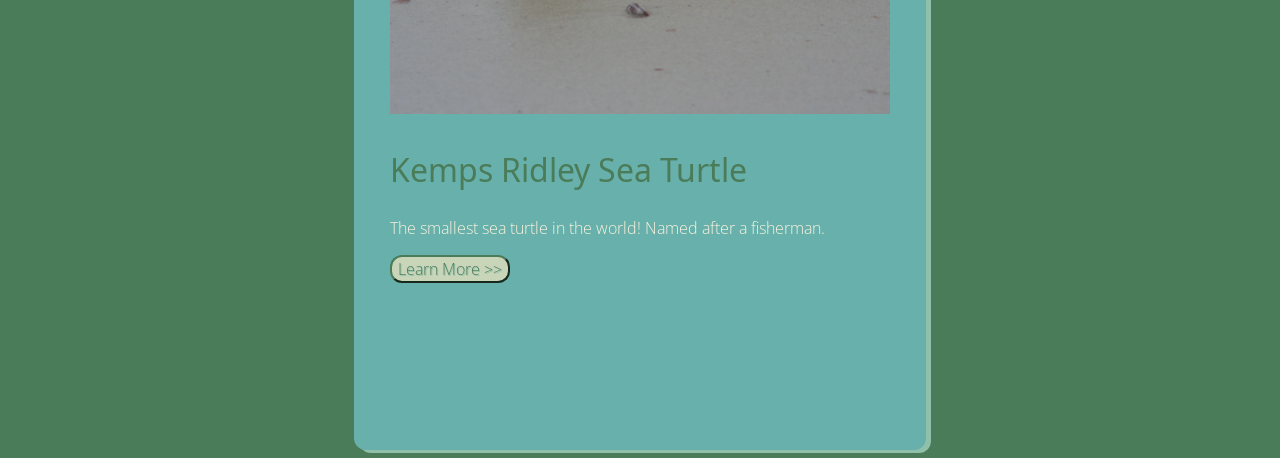
<file: Week6/CSS/csshw.html>
<!DOCTYPE html>
<html lang="en">
<head>
    <meta charset="UTF-8">
    <meta name="viewport" content="width=device-width, initial-scale=1.0">
    <title>CSS Interactive</title>
    <style>
        @import url('https://fonts.googleapis.com/css2?family=Noto+Sans+Meroitic&display=swap');
        @import url('https://fonts.googleapis.com/css2?family=Open+Sans:ital,wght@0,300..800;1,300..800&display=swap');
    </style>
    <link rel="stylesheet" href="./style.css">
</head>
<body>
    <div class="buttonpretty">
        <button id="drawer"><img src="./assets/turtleicon.png"/></button>
    </div>
    <div id="messages"></div>
    <nav id ="nav">
        <ul>
            <li id="turtle">Turtles</li>
            <div id="open">Wait, you're here already!</div>
            <li id="dolphin">Dolphins</li>
            <li id="manta">Manta Rays</li>
            <li id="squid">Squid</li>
        </ul>

        <button id="close">X</button>
    </nav>
    <div class="morecards">
        <div class="card">
            <img id="image" src=".\assets\turtle.png" />
            <h1>Green Sea Turtle</h1>
            <p>Look at the little guy! Isn't he a sweetheart? Actually this is more likely a girl, depends on how warm the sand was when they hatched.</p>
            <button><a href="https://www.worldwildlife.org/species/sea-turtle/">Learn More >></a></button>
        </div>
        <div class="card">
            <img id="image" src=".\assets\loggerhead.jpg" />
            <h1>Loggerhead Sea Turtle</h1>
            <p>Named for his large head, he's the most abundant species of sea turtle in the US!</p>
            <button><a href="https://www.fisheries.noaa.gov/species/loggerhead-turtle">Learn More >></a></button>
        </div>
        <div class="card">
            <img id="image" src=".\assets\leatherback-sea-turtle.jpg" />
            <h1>Leatherback Sea Turtle</h1>
            <p>The largest sea turtle in the world, and the only sea turtle without scales and a hard shell!</p>
            <button><a href="https://www.fisheries.noaa.gov/species/leatherback-turtle">Learn More >></a></button>
        </div>
        <div class="card">
            <img id="image" src=".\assets\kemps-ridley.jpg" />
            <h1>Kemps Ridley Sea Turtle</h1>
            <p>The smallest sea turtle in the world! Named after a fisherman.</p>
            <button><a href="https://www.fisheries.noaa.gov/species/kemps-ridley-turtle">Learn More >></a></button>
        </div>
    </div>
    <div class="squid">
        <div id="overlay">
            <img src="./assets/ink.gif" />
            <button id="closeSquid">hide</button>
        </div>
    </div>
    <div class="manta">
        <div id="overlay">
            <img src="./assets/mantameme.jpg" />
            <button id="closeManta">hide</button>
        </div>
    </div>
    <div class="dolphin">
        <div id="overlay">
            <img src="./assets/SLAT4TF.gif" />
            <button id="closeDolphin">hide</button>
        </div>
    </div>
    <script type="module" src="./script.js"></script>
</body>
</html>
</file>
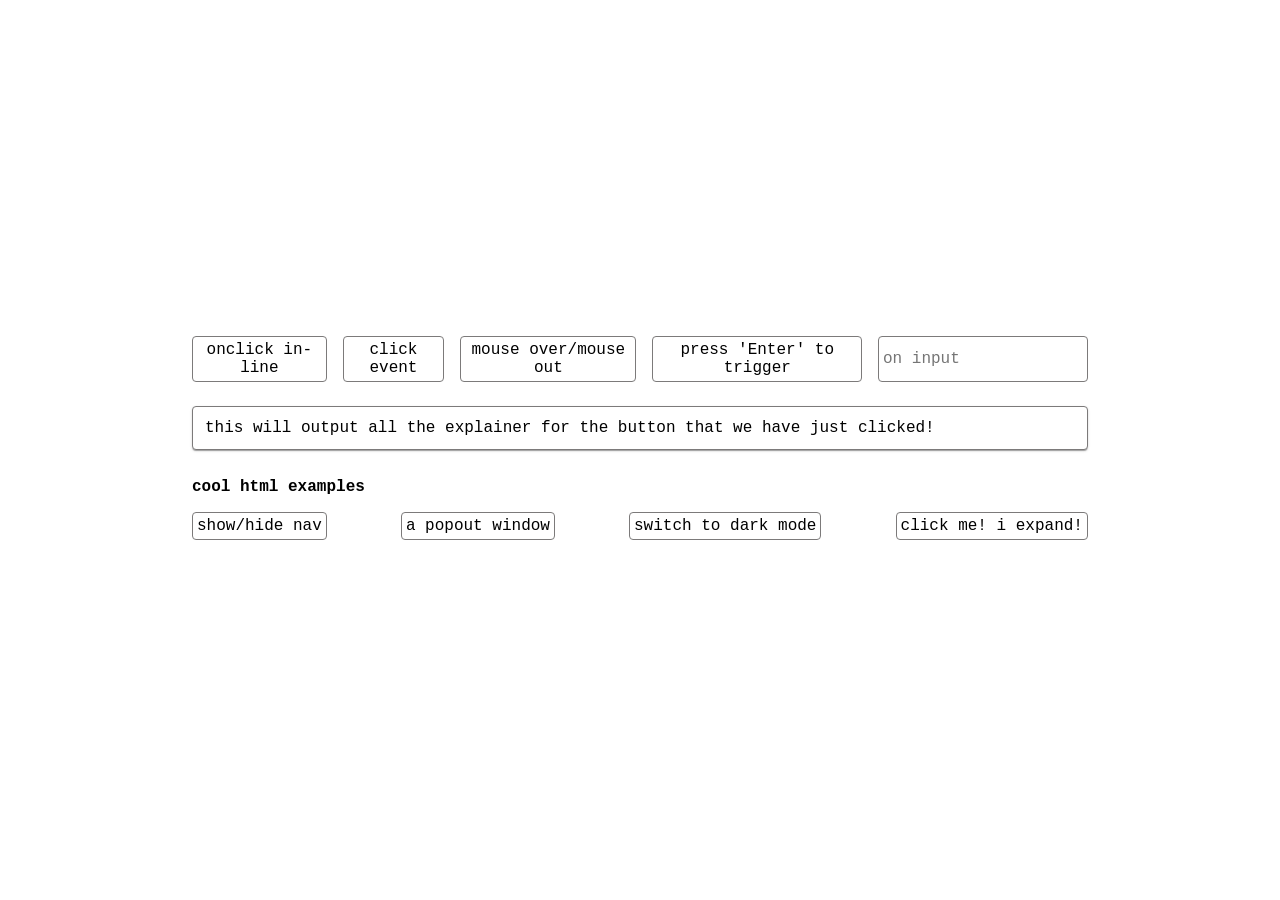
<file: Week6/Events/events.html>
<!DOCTYPE html>
<html lang="en">

<head>
    <meta charset="UTF-8">
    <meta name="viewport" content="width=device-width, initial-scale=1.0">
    <title>Events Overview</title>

    <!--IF THE EVENT LISTENER IS ON THE HTML SIDE AND / OR IF YOU ARE USING INLINE ONCLICK / EVENT LISTENERS ,THIS HAS TO GO TO THE BOTTOM OF THE BODY TAG AND YOU NEED TO REMOVE THE MODULE -->
    <script type="module" src="./events.js"></script>
    <link href="./event.css" rel="stylesheet"/>
    <!--INSPIRED BY SOMEONE ELSE'S CODE IN CLAUDE.AI // THEY HAD PUT IN THE PROMPT:  "best ways to showcase some graphs"-->
</head>

<body>
    
    <div class="content">
        <div class="eventInput">
            <div class="buttonRow">
                <!--THE EVENT LISTENER IS ON THE HTML SIDE // REMEMBER TO PUT YOUR SCRIPT TAG BELOW THE HTML-->
                <button id='onClick' onclick="document.getElementById('explainer').innerHTML='I did this inline!'">onclick in-line</button>
                <button id='clickEvent'>click event</button>
                <button id="mouse">mouse over/mouse out</button>
                <button id="keyDown">press 'Enter' to trigger</button>
                <input id="input" type="text" placeholder='on input' onfocus="document.getElementById('input').style.border = '2px solid red'"/>
            </div>

            <div id="explainer">
                this will output all the explainer for the button that we have just clicked!
              
            </div>

            
        </div>

        <div class="eventOutput">
            <h3>cool html examples</h3>
            <div class="buttonRow">
                <button id="drawer">show/hide nav</button>

                <button id="modal">a popout window</button>

                <button id="darkmode">switch to dark mode</button>
                
                <button id="accordion">click me! i expand!</div>
                <div id="open">Lorem ipsum dolor sit amet, consectetur adipisicing elit. Suscipit voluptate necessitatibus, quo vero aperiam dolor mollitia facilis. Facilis culpa autem quidem nobis cumque totam natus aspernatur aut ipsa, vitae incidunt.</div>
                


            </div>

        </div>
    </div>
   
    <nav id="nav">
        <ul>
            <li>link</li>
            <li>link</li>
            <li>link</li>
            <li>link</li>
            <li>link</li>
            <li>link</li>
        </ul>

        <button id="close">hide</button>
    </nav>

    <!--SCRIPT TAG GOES HERE IF WE ARE USING ONCLICK ATTRIBUTE BECAUSE THE CONTENT NEEDS TO LOAD -->

    <div class="modal">
        <div id="overlay">
            I AM AN OVERLAY HI!!!! 
            <button id="closeModal">hide</button>
        </div>
    </div>

</body>

</html>
</file>
<file: Week7/style.css>
/*LEARNED FROM: https: //codepen.io/P1N2O/pen/pyBNzX */

* {
    font-family: Arial, Helvetica, sans-serif;
}

body {
    display: flex;
    justify-content: center;
    align-items: center;
    min-height: 100vh;
    background-size: 400% 400%;
    background-color: #845EC2;
    background-image: linear-gradient(to right top, #835cc1, #de6ca5, #ff978e, #ffcd97, #faffc7);
    animation: gradient-shift 15s ease infinite;
}


@keyframes gradient-shift {
    0% {
        background-position: 0% 50%;
    }

    50% {
        background-position: 100% 50%;
    }

    100% {
        background-position: 0% 50%;
    }
}

/* CREATE A GLASS EFFECT. Learned from https://css.glass */

.content {
    width: 60vw;

}

.input {
    width: inherit;
    margin-bottom: 24px;
    display: grid; 
    grid-template-columns: 80% 20%;
}

input {
    padding: 12px;
    background-color: transparent;
    margin-right: 12px;
    font-size: 16px;
}

.input>button {
    
    background-color: rgba(255, 255, 255, 0.3);
    backdrop-filter: blur(6px);
    padding: 12px;
    border-radius: 6px;
    box-shadow: 0 4px 8px 0 rgba(255, 76, 219, 0.2), 0 6px 20px 0 rgba(0, 0, 0, 0.19);
    border: 1px solid rgba(255, 255, 255, 0.6);
    font-size: 16px;
    transition: background-color 2s;
}

.input>button:hover {
    background-color: white;
}

.card {

    background-color: rgba(255, 255, 255, 0.4);
    backdrop-filter: blur(6px);
    padding: 12px;
    border-radius: 6px;
    box-shadow: 0 4px 8px 0 rgba(255, 76, 219, 0.2), 0 6px 20px 0 rgba(0, 0, 0, 0.19);
    border: 1px solid rgba(255, 255, 255, 0.6);
}

#highlow {
    display: grid;
    width: 100%;
    grid-template-columns: repeat(7, 1fr);
    column-gap: 4px;

}

#highlow > div { 
    background-color: white;
    border-radius: 4px;
    font-size: 12px;
    padding: 4px; 

}


input {
    border-radius: 3px;
    border: .5px white solid;
}

span{
    font-size: 48px;
    display: block;
    margin-bottom: 4px;
}
</file>
<file: Week4/followAlong/styles_final.css>
/*
    font-family: "IBM Plex Mono", monospace;
  font-family: "News Cycle",
  sans-serif;

*/ 

/*REM VS EM*/

* { 
    --primaryWhite: white; 
    --primaryBlack: black; 
    --emphasisRed: #C20000;
    font-size: 12px; 
    font-family: "IBM Plex Mono", monospace;

}

body{ 
  padding: 0px; 
  margin: 0px; 
  background-color: black;


}

/* questions for PARENT flex MODULE

1. What is the parent item? 
1.5: WHAT AXIS are we flexing across? 
2. What is the ARRANGEMENT or JUSTIFY of the internal items (distribution across the X axis) 
3. How are these items supposed to sit IN the parent (align items, across the y axis)
*/ 
nav {
  position: fixed; 
  top: 0px; 
  left: 0px; 
  background-color: var(--primaryBlack);
  color: var(--primaryWhite);
  display: flex; 
  justify-content: center;
  align-items: center;
  padding: 24px; 
  margin: 0 auto;
  font-family: "IBM Plex Mono", monospace;
  width: 100vw; 
  z-index: 10; 
  height: 96px;

  /* flex item child*/ 

}

nav > img { 
  height: 60px; 
  width: 60px; 
}

nav > ul {

  margin-left: 24px; 
 /* as a flex item*/ 

 flex-grow: auto;
 /* as a flex container */ 
  list-style-type: none;
  display: flex; 
  justify-content: space-around;
}

nav ul > li { 
  padding: 12px; 
  margin-right: 12px; 
}

nav ul > li:hover{
  background-color: var(--emphasisRed);
  color: var(--primaryBlack);
}

.hero{


  /*fix for calc function not working*/
  background-image: url('./assets/thehiss.webp'); 
  height: 100vh; 
  width: 100vw; 
  background-size: cover;
  display: flex; 
  flex-direction: column;
  align-items: center;
  justify-content: center;
  padding: 36px; 
  position: relative;
  box-sizing: border-box; 
  
}

/*flexing in column means that we are distributing equally across the y  (cross) axis.*/ 

/* comma is a brand new selector it means AND*/ 
.hero  header, .hero p{
  margin: 0 auto; 
  z-index: 9;
}

.hero header{
  font-size: 60px; 
  color: white; 
  
}

.hero p{
  font-size: 48px; 
  color: white; 
}

#overlay {
  position: absolute; 
  top: 0px; 
  left: 0px; 
  z-index: 8;
  height: 100vh; 
  width: 100vw; 
  background-color: rgba(7, 7, 7, 0.5);
}
.message{
  display: flex; 
  width: 95vw; 
  justify-content: center;
  align-items: center;
}

h2{
  font-size: 36px;
  color: white; 
}

.contentLeft{
  color: var(--primaryWhite);
  padding: 12px; 
    font-family: "News Cycle";
    font-size: 1.5rem;
}

.contentRight > p {
  font-family: "News Cycle";
    font-size: 1.5rem;
}

.director{
  width: 95vw; 
  display: grid; 
  grid-template-columns: 50% 50%;

}

#directorImage > img { 
  width: 100%; 

}

.contentRight{
  padding: 12px; 
  color: white;
}

.dashboard{
  padding: 24px; 
  display: grid; 
  grid-template-columns: repeat(3, 1fr);
  grid-template-rows: 150px 150px;
  gap: 4px 4px; 

}

.dashboard > div {
  background-color: white;
  color: black;
  border-radius: 4px; 
  padding: 12px; 
}

.dashboard > div > h2 {
  margin-bottom: 4px; 
  color: var(--emphasisRed);
}



footer{
  display: grid; 
  color: white;
  grid-template-columns: 150px repeat(4, 1fr);
  column-gap: 6px;

}

footer > img {
  width: 100%;
}

footer > div {
  padding: 12px;
}

#stats{
  padding-left: 24px;
}

@media screen and (max-width: 720px) {

  *{
    font-size: 14px; 
  }
  
    nav {
      position: fixed;
      top: 0px;
      left: 0px;
      background-color: var(--primaryBlack);
      color: var(--primaryWhite);
      display: flex;
      justify-content: flex-start;
      align-items: flex-start;
      padding: 12px;
      margin: 0 auto;
      font-family: "IBM Plex Mono", monospace;
      width: 100vw;
      z-index: 10;
      height: 72px;
    }

        nav>ul {
    
          margin-left: 12px;
          /* as a flex item*/
    
          flex-grow: auto;
          /* as a flex container */
          list-style-type: none;
          display: flex;
          justify-content: space-around;
        }

    .hero{
        box-sizing: border-box;
    }

    .director, .message {
      display: block; 
      width: 100vw; 
      padding: .5rem; 
    }

        .dashboard {
          padding: 24px;
          display: grid;
          grid-template-columns: repeat(2, 1fr);
          grid-template-rows: repeat(3, 1fr);
          gap: 4px 4px;
    
        }

    .message > img {
      width: 100%; 
    }

        footer {
          display: flex;
          background-color: white;
          color: black;
          flex-direction: column;
    
        }

        footer h2 { 
          color: black;
        }

        footer >  div > img {
          display: none; 
        }
}
</file>
<file: Week6/Dice/style.css>
/* overflow reference: https://www.w3schools.com/cssref/pr_pos_overflow.php */ 

body { 
    background-color: black;
    color: white;
}

.container{ 
    width: 90vw; 
    height: 90vh;
    display: grid;   
    grid-template-columns: 50% 50%;  
}

.container > div { 
    margin-right: 51px; 
   
}



.interactivity{
    position: relative;
    top: 0px;
    margin-top: 89px;

}


 .narrative {
    position: relative; 
    top: 0px;
    padding: 86px 45px;
    overflow-y: auto;
    border: 5px solid #FFF;
    border-radius: 30px;
    margin-top: 89px;
    color: #FFF;
    font-family: "Roboto Condensed";
    font-size: 20px;
    font-style: normal;
    font-weight: 800;
    line-height: normal;

}



h1{
    color: #FFF;
    font-family: "Pirata One";
    font-size: 64px;
    font-style: normal;
    font-weight: 400;
    line-height: normal;
    text-align: center;
    margin: 0px;

}

h2{
    color: #FFF;
    font-family: "Pirata One";
    font-size: 48px;
    font-style: normal;
    font-weight: 400;
    line-height: normal;
    text-align: center;
    margin-top: 0px;
    margin-bottom: 10px; 

}

#character-name { 

    display: flex;
    justify-content: center; 
    align-items: center;
    margin-top: 25px;
}

#buttonGroup{
    display: flex;
    justify-content: center; 
    align-items: center;
    margin-top: 27px; 
}

#buttonGroup > button{
    margin-left: 12px; 
    margin-right: 12px;
}


input[type="text"]{

    width: 387px; 
    height: 55px; 
    background-color: black; 
    border-radius: 20px;
    border: 1px solid #FFF;
    color: white; 
    text-align: center;
    font-family: "Pirata One";
    font-size: 36px;
    font-style: normal;
    font-weight: 400;
    line-height: normal;
}

input[type="text"]:focus{
    background-color: white; 
    color: black; 
}


#generate{
    background-color:white;
    color: black; 
    border-radius: 20px; 
    border: 0px solid;  
    padding: 4px 20px; 
    text-align: center;
    font-family: "Pirata One";
    font-size: 28px;
    font-style: normal;
    font-weight: 400;
    line-height: normal;

}

#save{
    background-color:black;
    color: white; 
    border-radius: 20px;
    border: 1px solid #FFF;
    background: #000;
    padding: 4px 20px; 
    text-align: center;
    font-family: "Pirata One";
    font-size: 28px;
    font-style: normal;
    font-weight: 400;
    line-height: normal;

}

#d20{

    width: 281.25px;
    height: 300.059px;
    margin: 32px auto;

}



#result{
    color: #FFF;
    text-align: center;
    font-family: "Pirata One";
    font-size: 36px;
    font-style: normal;
    font-weight: 400;
    line-height: normal;
    margin-top: 25px;
}
</file>
<file: Week3/CSS/style.css>
/*Remember: '.' for class, '#' for id*/
/*
.noto-sans-meroitic-regular {
  font-family: "Noto Sans Meroitic", sans-serif;
  font-weight: 400;
  font-style: normal;
}
  
.open-sans-<uniquifier> {
  font-family: "Open Sans", sans-serif;
  font-optical-sizing: auto;
  font-weight: <weight>;
  font-style: normal;
  font-variation-settings:
    "wdth" 100;
}
*/
* {
    /* CSS HEX */
    --eggshell: #faf3ddff;
    --tea-green: #c8d5b9ff;
    --muted-teal: #8fc0a9ff;
    --tropical-teal: #68b0abff;
    --jungle-teal: #4a7c59ff;
    font-family: "Open Sans", sans-serif;
    font-optical-sizing: auto;
    font-weight: 300;
    font-style: normal;
    font-variation-settings:
        "wdth" 100;
}
body {
    background-color: var(--jungle-teal);
}
.card {
    height: 750px;
    width: 500px;
    background-color: var(--tropical-teal);
    padding: 36px;
    border-radius: 12px;
    box-shadow: 5px 3px var(--muted-teal);
    margin-left: auto;
    margin-right: auto;
}
.card img {
    height:60%;
    width:100%;
    object-fit:cover;
    margin-bottom: 12px;
}
h1 {
    color:var(--jungle-teal);
    font-family: "Noto Sans Meroitic", sans-serif;
    font-weight: 400;
    font-style: normal;
}
p {
    color:var(--eggshell);
}
button {
    background-color: var(--tea-green);
    border-radius: 12px;
    border-color:var(--jungle-teal);
}
a {
    text-decoration: none;
    color: var(--jungle-teal);
    text-shadow: 1px 1px var(--muted-teal);
}
</file>
<file: Week3/portfolio/style.css>
/*Remember: '.' for class, '#' for id*/
/*.yeseva-one-regular {
  font-family: "Yeseva One", serif;
  font-weight: 400;
  font-style: normal;
}

.open-sans-<uniquifier> {
  font-family: "Open Sans", sans-serif;
  font-optical-sizing: auto;
  font-weight: 400;
  font-style: normal;
  font-variation-settings:
    "wdth" 100;
}*/
* {
    /* CSS HEX */
    --cinnamon-wood: #ad715eff;
    --lavender-grey: #91a1bcff;
    --lavender: #cbd5efff;
    --french-blue: #373681ff;
    --alice-blue: #d9edf9ff;
    margin: 8px;
    padding: 5px;
    color: var(--cinnamon-wood);
}
body {
    background-color: var(--french-blue);
    background: url('./assets/css-pattern-by-magicpattern.png');
    text-align: center;
    padding-top: 25px;
    font-family: "Yeseva One", serif;
    font-weight: 400;
    font-style: normal;
}
.intro {   
    font-family: "Open Sans", sans-serif;
    font-optical-sizing: auto;
    font-weight: 400;
    font-style: normal;
    font-variation-settings: "wdth" 100;
    color: var(--lavender);
    text-shadow: 0 1px 2px var(--lavender-grey);
}
.cards div {
    text-transform: uppercase;
    background-color: var(--alice-blue);
    border: 4px ridge var(--cinnamon-wood);
    border-radius: 8px;
    width:250px;
    margin-left: auto;
    margin-right: auto;
    font-family: "Yeseva One", serif;
    font-weight: 400;
    font-style: normal;
    font-size: larger;
    opacity: .8;
    display: inline-block;
}
.cards div:hover {
    height:250px;
    background-color: var(--french-blue);
    transition:500ms;
}
.edu {
    text-shadow: 0 1px 2px var(--lavender-grey);
    list-style: none;
    line-height: 20px;
    font-family: "Open Sans", sans-serif;
    font-optical-sizing: auto;
    font-weight: 400;
    font-style: normal;
    font-variation-settings: "wdth" 100;
}
.edu li {
    color: var(--lavender);
}
footer img {
    height: 50px;
}
</file>
<file: Week4/CSS/style.css>
/*Remember: '.' for class, '#' for id*/
/*
.noto-sans-meroitic-regular {
  font-family: "Noto Sans Meroitic", sans-serif;
  font-weight: 400;
  font-style: normal;
}
  
.open-sans-<uniquifier> {
  font-family: "Open Sans", sans-serif;
  font-optical-sizing: auto;
  font-weight: <weight>;
  font-style: normal;
  font-variation-settings:
    "wdth" 100;
}
*/
* {
    /* CSS HEX */
    --eggshell: #faf3ddff;
    --tea-green: #c8d5b9ff;
    --muted-teal: #8fc0a9ff;
    --tropical-teal: #68b0abff;
    --jungle-teal: #4a7c59ff;
    font-family: "Open Sans", sans-serif;
    font-optical-sizing: auto;
    font-weight: 300;
    font-style: normal;
    font-variation-settings:
        "wdth" 100;
    font-size: 16px;
}
nav {
    background-color: var(--eggshell);
    display: flex;
    align-items: center;
    justify-content: center;
    width: 100vw;
    height: 100px;
    z-index: 99;
    position: fixed;
    top: 0px;
}
nav ul {
    list-style: none;
    display: flex;
    justify-content: space-evenly;
    align-items: center;
}
nav li {
    margin-left: 10px;
    margin-right: 10px;
    padding: 10px;
}
nav li:hover {
    background-color: var(--muted-teal);
    color: var(--eggshell);
}
body {
    background-color: var(--jungle-teal);
}
.morecards {
    display: grid;
    grid-template-columns: repeat(2, 40%);
    grid-template-rows: repeat(2, 50%);
    gap: 10px;
    justify-content: center;
}
.card {
    height: 750px;
    width: 500px;
    background-color: var(--tropical-teal);
    padding: 36px;
    border-radius: 12px;
    box-shadow: 5px 3px var(--muted-teal);
    justify-content: space-evenly;
}
.card img {
    height:60%;
    width:100%;
    object-fit:cover;
    margin-bottom: 12px;
}
h1 {
    color:var(--jungle-teal);
    font-family: "Noto Sans Meroitic", sans-serif;
    font-weight: 400;
    font-style: normal;
    font-size: 2em;
}
p {
    color:var(--eggshell);
}
button {
    background-color: var(--tea-green);
    border-radius: 12px;
    border-color:var(--jungle-teal);
}
a {
    text-decoration: none;
    color: var(--jungle-teal);
    text-shadow: 1px 1px var(--muted-teal);
}
@media screen and (max-width: 720px) {
    * {
        font-size: 12px;
    }
    nav {
        background-color: var(--jungle-teal);
        color: var(--eggshell);
        position: fixed;
        top: 0px;
        left: 0px;
        display: flex;
        justify-content: flex-start;
        align-items: flex-start;
        padding: 10px;
        margin: 0 auto;
        width: 100vw;
        z-index: 10;
        height: 72px;
    }
    nav ul {
        list-style-type: none;
        display: flex;
        justify-content: space-evenly;
    }

    .morecards {
        box-sizing: border-box;
        grid-template-columns: auto;
        grid-template-rows: auto;
        gap: 48px;
    }
    .card {
        height: 750px;
        width: 75vw;
        background-color: var(--tropical-teal);
        padding: 36px;
        border-radius: 12px;
        box-shadow: 5px 3px var(--muted-teal);
        justify-content: flex-start;
    }
    .card img {
        height:60%;
        width:100%;
        object-fit:cover;
        margin-bottom: 12px;
    }
    h1 {
        font-size: 2rem;
    }
}
</file>
<file: Week4/followAlong/style.css>
/*
  font-family: "IBM Plex Mono", monospace;
  font-family: "News Cycle",
  sans-serif;

*/

* {
  --primaryWhite: white;
  --primaryBlack: black;
  --emphasisRed: #C20000;
  --size: 12px;
  font-family: "IBM Plex Mono", monospace;
}
body {
  background-color: var(--primaryBlack);
  color: var(--primaryWhite);
}
nav img {
  height: 60px;
}
nav {
  background-color: var(--primaryBlack);
  font-size: var(--size);
  display: flex;
  align-items: center;
  justify-content: center;
  width: 100vw;
  height: 100px;
  padding: 20px;
  z-index: 99;
  position: sticky;
  top: 0px;
}
nav ul {
  list-style: none;
  display: flex;
  justify-content: space-evenly;
  margin-left: 20px;
}
nav li {
  margin-left: 10px;
  margin-right: 10px;
  padding: 10px;
}
nav li:hover {
  background-color: var(--emphasisRed);
  color: var(--primaryBlack);
}
.hero {
  background-image: url('./assets/thehiss.webp');
  background-size: cover;
  width: 100vw;
  height: 100vh;
  font-size: xx-large;
  font-family: "News Cycle";
  display: grid;
  grid-template-areas: 
  "header header"
  "protect paragraph";
  justify-content: center;
  align-items: center;
}
header {
  grid-area: header;
  text-align: center;
}
#protect {
  grid-area: paragraph;
  text-align: center;
}
h2 {
  font-size: 36px;
  font: sans-serif;
}
.message {
  display: grid;
  grid-template-columns: 70% 30%;
}
.contentLeft {
  margin:0;
}
.director {
  display: grid;
  grid-template-columns: 40% 60%;
}
.contentRight {
  margin:0;
}
.dashboard {
  display: grid;
  grid-template-columns: repeat(3, 33%);
  grid-template-rows: 150px 150px;
  gap: 4px;
}
.dashboard div {
  background-color: var(--primaryWhite);
  color: var(--primaryBlack);
  font-family: "IBM Plex Mono", monospace;
  font-size: var(--size);
  border-radius: 5px;
  padding-inline: 20px;
}
.dashboard h2 {
  color: var(--emphasisRed);
}
.boardlogo {
  height: 126px;
}
footer {
  width: 100vw;
  display: flex;
  justify-content: space-around;
}
#about {
  font-size: var(--size);
  display: table-column;

}
#credit {
  font-size: var(--size);
  display: inline-table;
}
</file>
<file: Week6/CSS/style.css>
/*Remember: '.' for class, '#' for id*/
/*
.noto-sans-meroitic-regular {
  font-family: "Noto Sans Meroitic", sans-serif;
  font-weight: 400;
  font-style: normal;
}
  
.open-sans-<uniquifier> {
  font-family: "Open Sans", sans-serif;
  font-optical-sizing: auto;
  font-weight: <weight>;
  font-style: normal;
  font-variation-settings:
    "wdth" 100;
}
*/
* {
    /* CSS HEX */
    --eggshell: #faf3ddff;
    --tea-green: #c8d5b9ff;
    --muted-teal: #8fc0a9ff;
    --tropical-teal: #68b0abff;
    --jungle-teal: #4a7c59ff;
    font-family: "Open Sans", sans-serif;
    font-optical-sizing: auto;
    font-weight: 300;
    font-style: normal;
    font-variation-settings:
        "wdth" 100;
    font-size: 16px;
}
nav {
    background-color: var(--eggshell);
    display: flex;
    align-items: center;
    justify-content: center;
    width: 100vw;
    height: 100px;
    z-index: 99;
    position: fixed;
    top: -100px;
    transition: top 2s ease-in;
}
nav ul {
    list-style: none;
    display: flex;
    justify-content: space-evenly;
    align-items: center;
}
nav li {
    margin-left: 10px;
    margin-right: 10px;
    padding: 10px;
}
nav li:hover {
    background-color: var(--muted-teal);
    color: var(--eggshell);
}
.buttonpretty {
    align-items: center;
    justify-self: center;
}
#drawer {
    background-color: var(--jungle-teal);
    border-style: none;
}
#drawer img {
    height: 90px;
    padding: 5px;
}
#messages {
    font-size: 2em;
    justify-self: center;
    color: var(--eggshell);
    margin-top: 10px;
}
#open {
    display: none;
    width: 50%;
    min-height: auto;
    border: .5px solid #7c7a7a;
    padding: 12px;
    box-sizing: border-box;
    background-color: var(--tea-green);
    border-radius: 12px;
    border-color:var(--jungle-teal);
}
body {
    background-color: var(--jungle-teal);
}
.morecards {
    display: grid;
    grid-template-columns: repeat(2, 40%);
    grid-template-rows: repeat(2, 50%);
    gap: 10px;
    justify-content: center;
    margin-top: 50px;
    position: relative;
}
.card {
    height: 750px;
    width: 500px;
    background-color: var(--tropical-teal);
    padding: 36px;
    border-radius: 12px;
    justify-content: space-evenly;
    box-shadow: 5px 3px var(--muted-teal);
}
.card img {
    height:60%;
    width:100%;
    object-fit:cover;
    margin-bottom: 12px;
}
h1 {
    color:var(--jungle-teal);
    font-family: "Noto Sans Meroitic", sans-serif;
    font-weight: 400;
    font-style: normal;
    font-size: 2em;
}
p {
    color:var(--eggshell);
}
button {
    background-color: var(--tea-green);
    border-radius: 12px;
    border-color:var(--jungle-teal);
}
a {
    text-decoration: none;
    color: var(--jungle-teal);
    text-shadow: 1px 1px var(--muted-teal);
}
.squid{
    position: absolute; 
    top: 0px; 
    left: 0px; 
    background-color: rgba(0, 0, 0, 0.7);
    min-height: 100vh; 
    min-width: 100vw; 
    z-index: 5;
    display: none;
}
.manta{
    position: absolute; 
    top: 0px; 
    left: 0px; 
    background-color: rgba(0, 0, 0, 0.7);
    min-height: 100vh; 
    min-width: 100vw; 
    z-index: 5;
    display: none;
}
.dolphin{
    position: absolute; 
    top: 0px; 
    left: 0px; 
    background-color: rgba(0, 0, 0, 0.7);
    min-height: 100vh; 
    min-width: 100vw; 
    z-index: 5;
    display: none;
}
#overlay{
    z-index: 10; 
    position: absolute; 
    top: 0px; 
    left: 0px; 
    transform: translate(50%,50%);
    width: 50%; 
    height: 50%;
}
#overlay img {
    width: 100%;
}
@media screen and (max-width: 1455px) {
    .morecards {
        box-sizing: border-box;
        grid-template-columns: auto;
        grid-template-rows: auto;
        gap: 48px;
        margin-top: 50px;
    }
}
@media screen and (max-width: 720px) {
    * {
        font-size: 13px;
    }
    nav {
        background-color: var(--jungle-teal);
        color: var(--eggshell);
        position: fixed;
        top: -100px;
        left: 0px;
        display: flex;
        justify-content: flex-start;
        align-items: flex-start;
        padding: 10px;
        margin: 0 auto;
        width: 100vw;
        z-index: 10;
        height: 72px;
    }
    nav ul {
        list-style-type: none;
        display: flex;
        justify-content: space-evenly;
    }
    #drawer img {
        height: 72px;
        padding: 5px;
    }
    .card {
        height: 750px;
        width: 75vw;
        background-color: var(--tropical-teal);
        padding: 36px;
        border-radius: 12px;
        box-shadow: 5px 3px var(--muted-teal);
        justify-content: flex-start;
    }
    .card img {
        height:60%;
        width:100%;
        object-fit:cover;
        margin-bottom: 12px;
    }
    h1 {
        font-size: 2rem;
    }
    #messages {
    font-size: 2em;
    justify-self: center;
    color: var(--eggshell);
    margin-top: 10px;
    }
}
</file>
<file: Week6/Events/event.css>
* {
    font-family: 'Courier New', Courier, monospace;
    font-size: 16px;
}

body {
    display: flex;
    justify-content: center;
    align-items: center;
    min-height: 100vh;
    margin: 0;
}

.content {
    width: 70%;
    display: flex;
    flex-direction: column;


}


.buttonRow {
    display: flex;
    justify-content: space-between;
    gap: 16px;
    margin-bottom: 24px;
}

button, input {
    background-color: white;
    border: .5px solid #7c7a7a;
    padding: 4px;
    border-radius: 4px;
}

button:hover {
    background-color: black;
    color: white;

}


#explainer {
    margin: 12px 0;
    width: 100%;
    min-height: auto;
    background-color: white;
    border-radius: 4px;
    border: .5px solid #7c7a7a;
    padding: 12px;
    box-sizing: border-box;
    /* generated by claude code to replicate material ui's elevation component for the box shadow without having to use react*/

    box-shadow: 0px 2px 1px -1px rgba(0, 0, 0, 0.2),
        0px 1px 1px 0px rgba(0, 0, 0, 0.14),
        0px 1px 3px 0px rgba(0, 0, 0, 0.12);
}

#open {
    display: none;
    width: 100%;
    min-height: auto;
    background-color: white;
    border-radius: 4px;
    border: .5px solid #7c7a7a;
    padding: 12px;
    box-sizing: border-box;
    /* generated by claude code to replicate material ui's elevation component for the box shadow without having to use react*/

    box-shadow: 0px 2px 1px -1px rgba(0, 0, 0, 0.2),
        0px 1px 1px 0px rgba(0, 0, 0, 0.14),
        0px 1px 3px 0px rgba(0, 0, 0, 0.12);
}

nav {
    background-color: black;
    color: white;
    position: fixed;
    top: 0px;
    left: -600px;
    width: 600px;
    height: 100vh;
    transition: left 2s ease-in;
}

.modal{

    position: absolute; 
    top: 0px; 
    left: 0px; 
    background-color: rgba(0, 0, 0, 0.7);
    min-height: 100vh; 
    min-width: 100vw; 
    z-index: 5;
    display: none;
}

#overlay{
    z-index: 10; 
    position: absolute; 
    top: 0px; 
    left: 0px; 
    transform: translate(50%,50%);
    background-color: white;
    width: 50%; 
    height: 50%;
}
</file>
